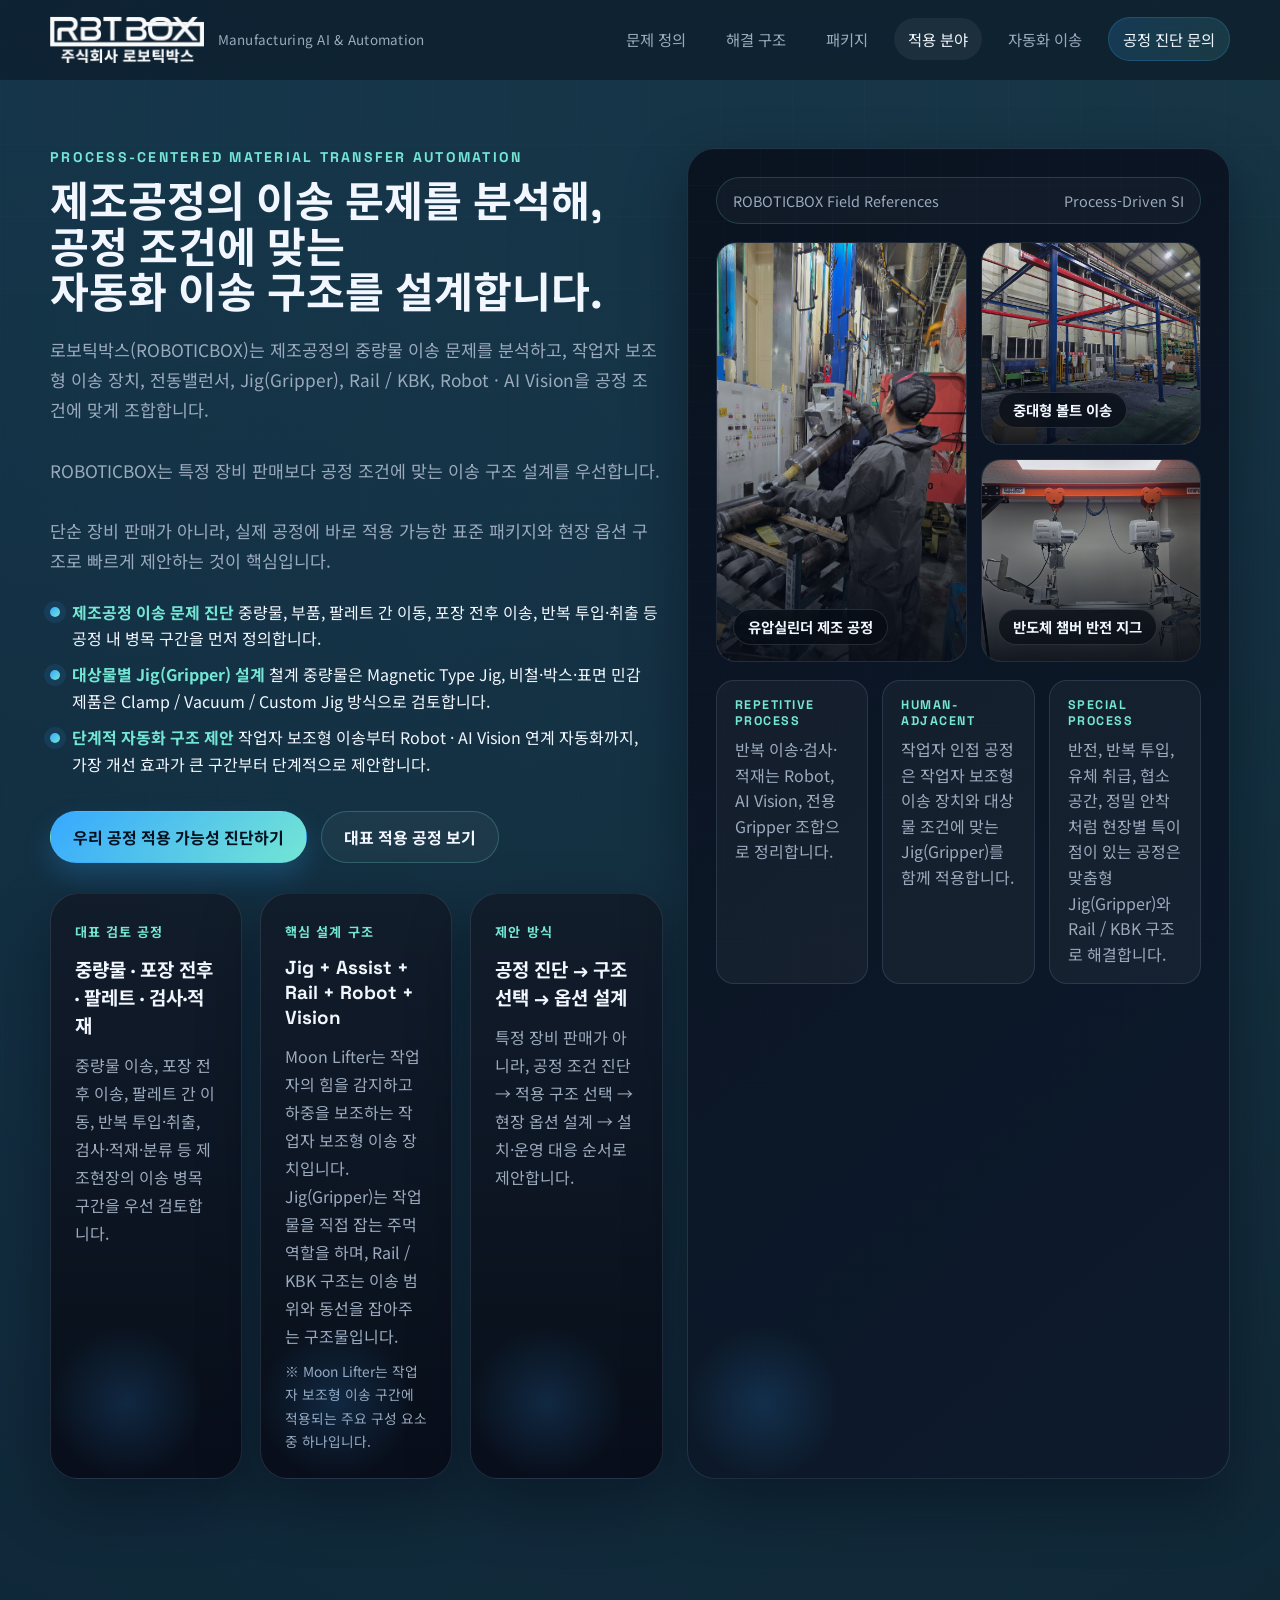
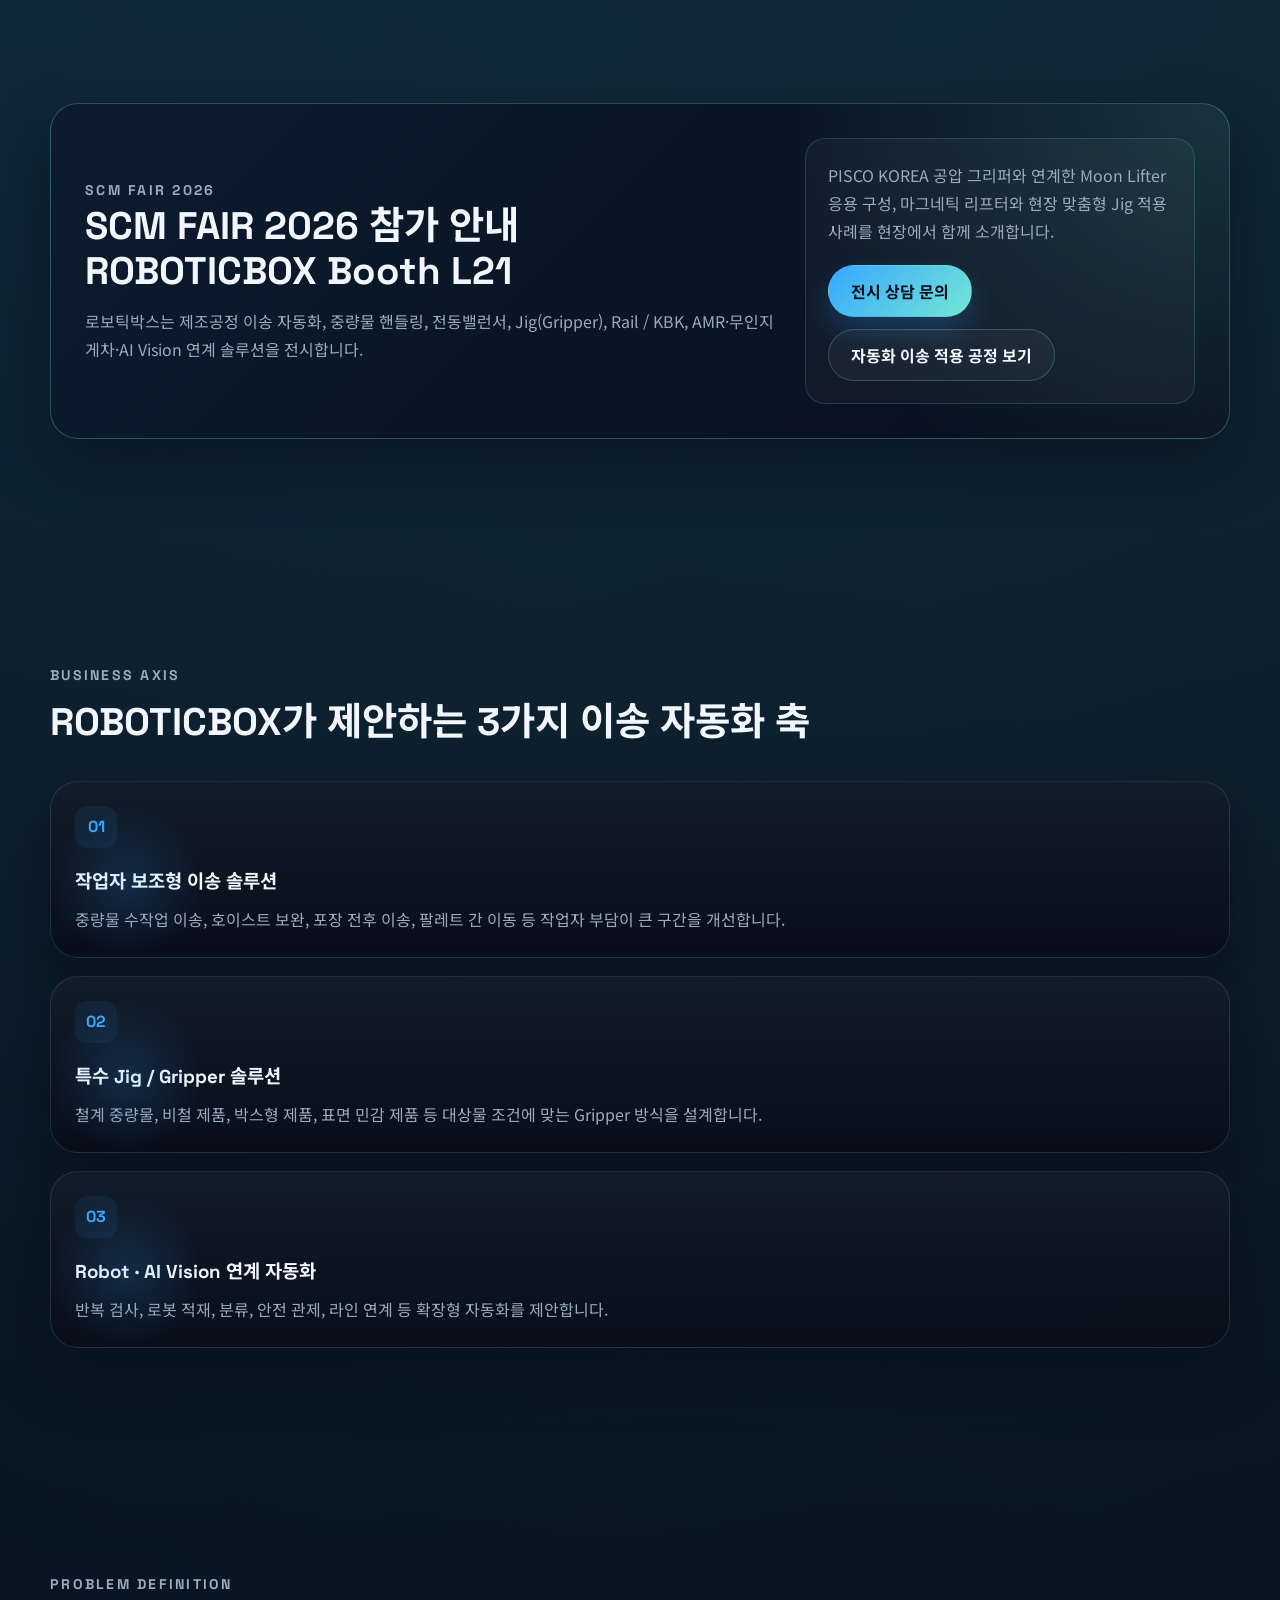
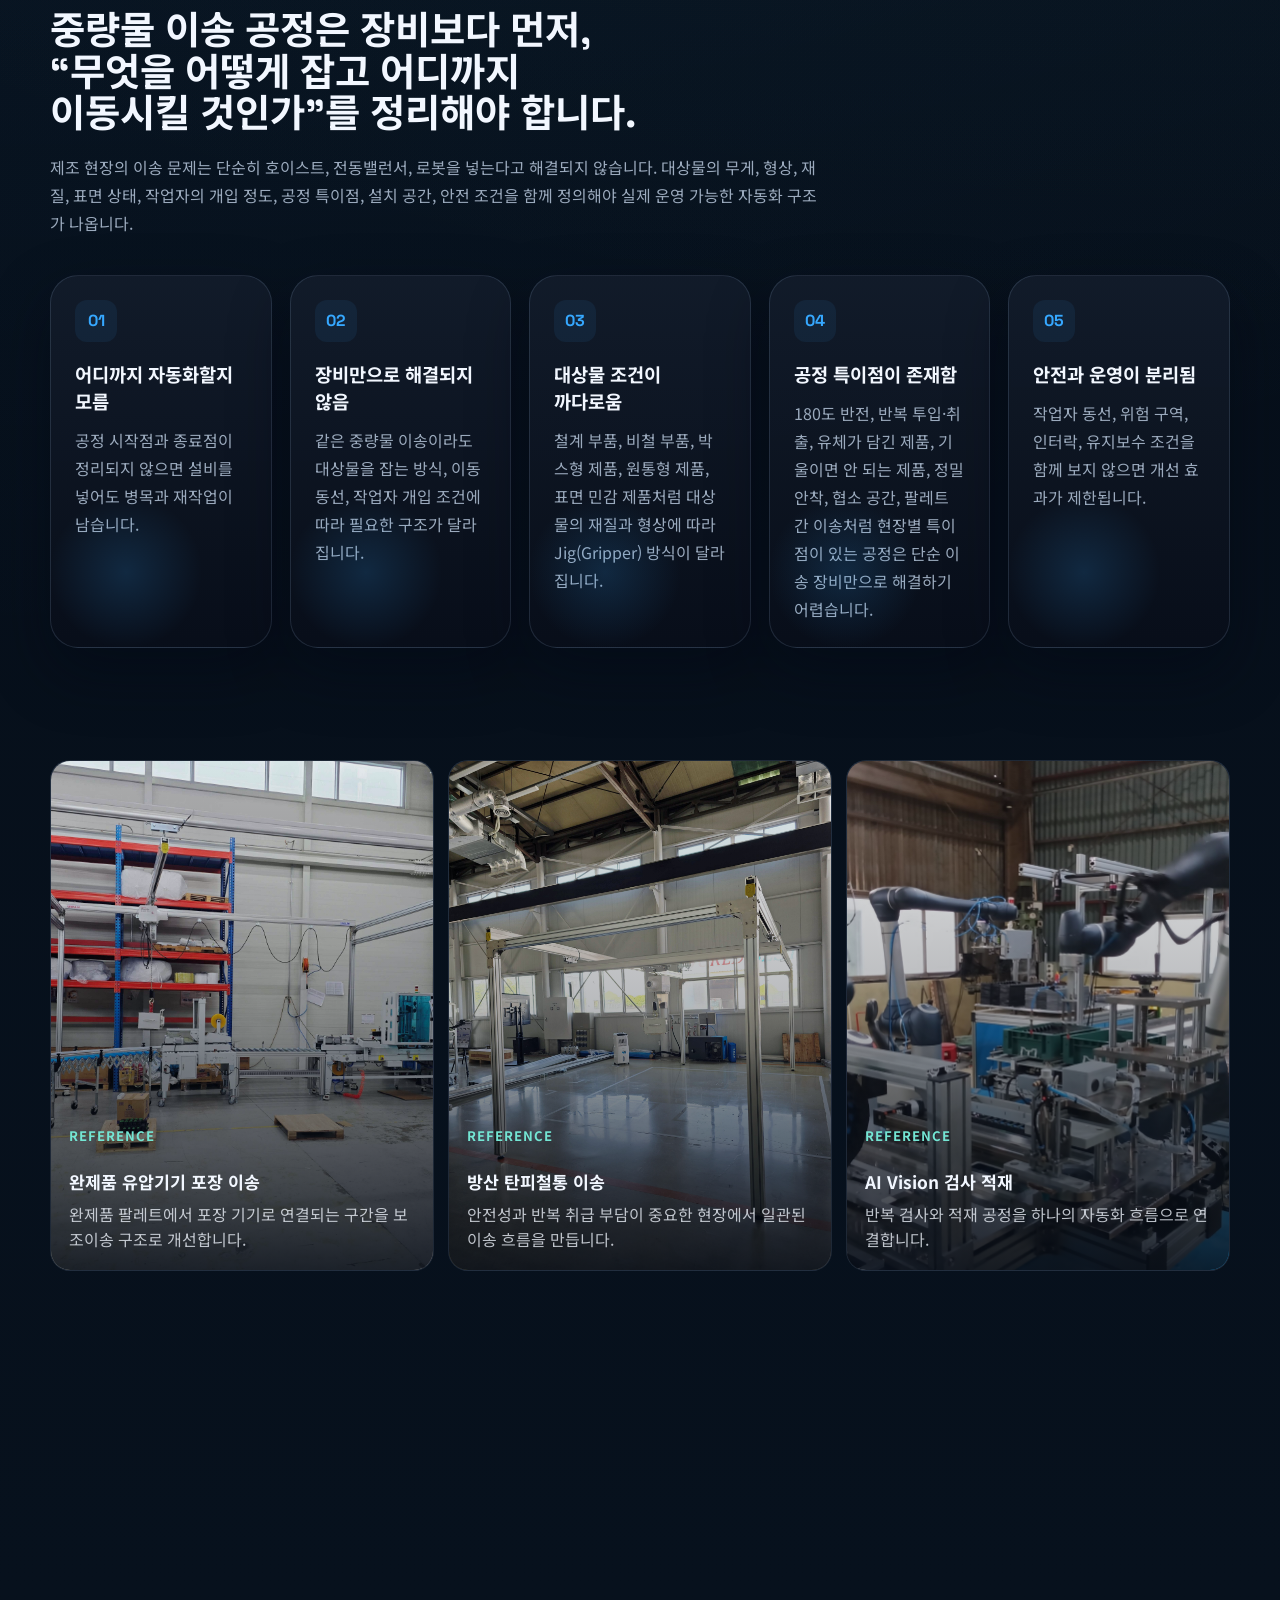
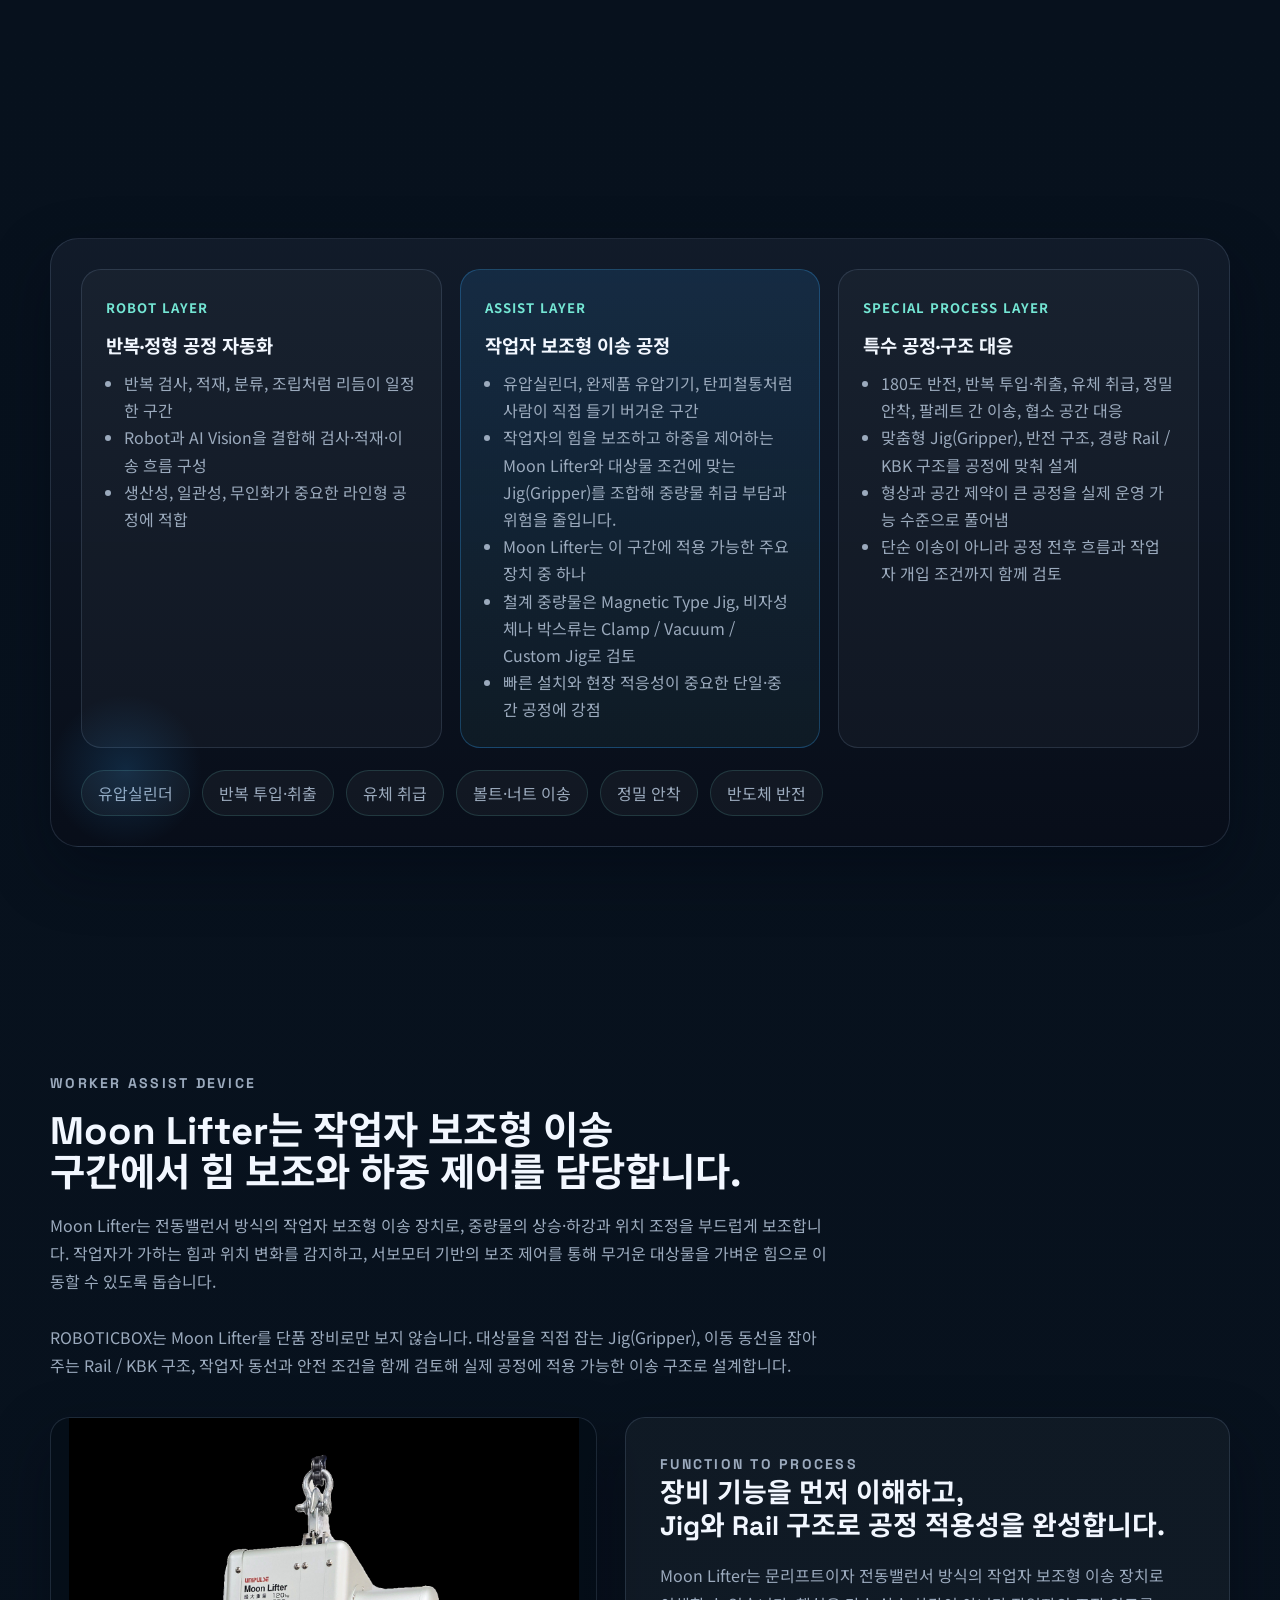
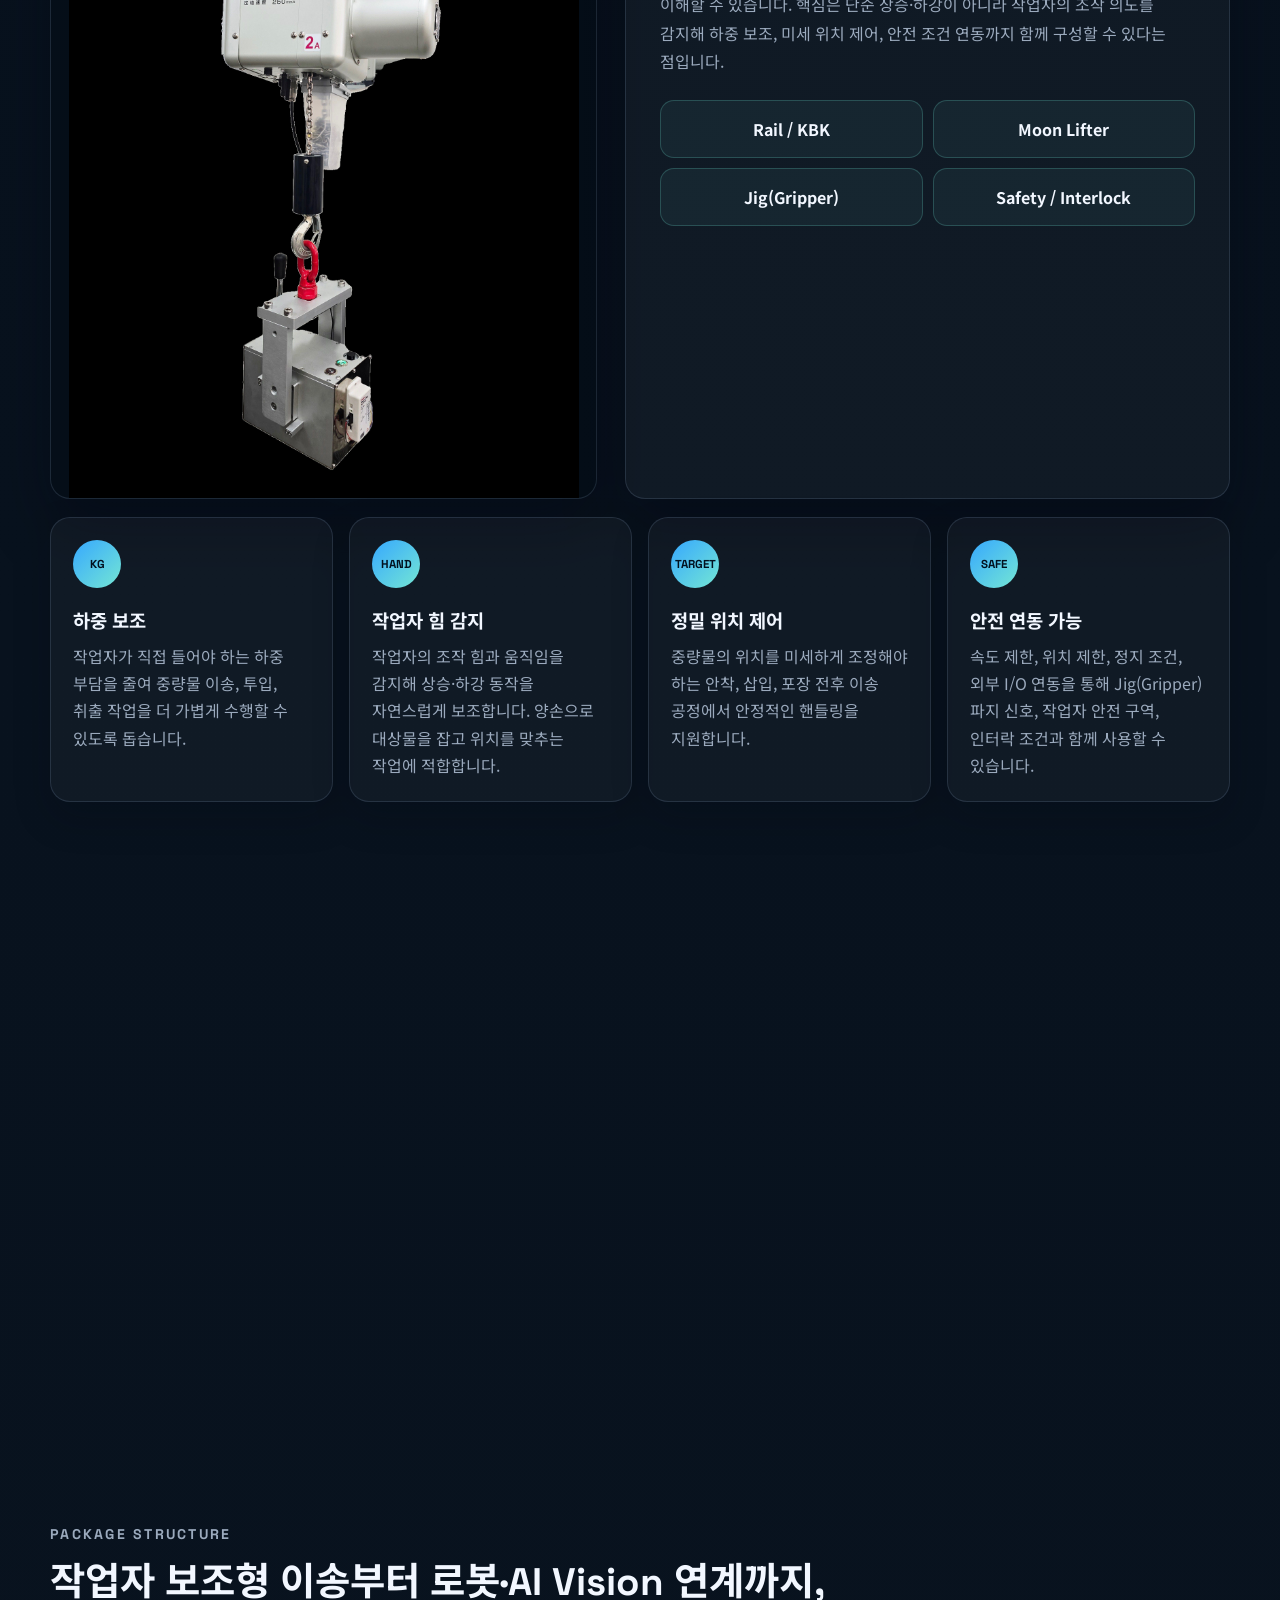
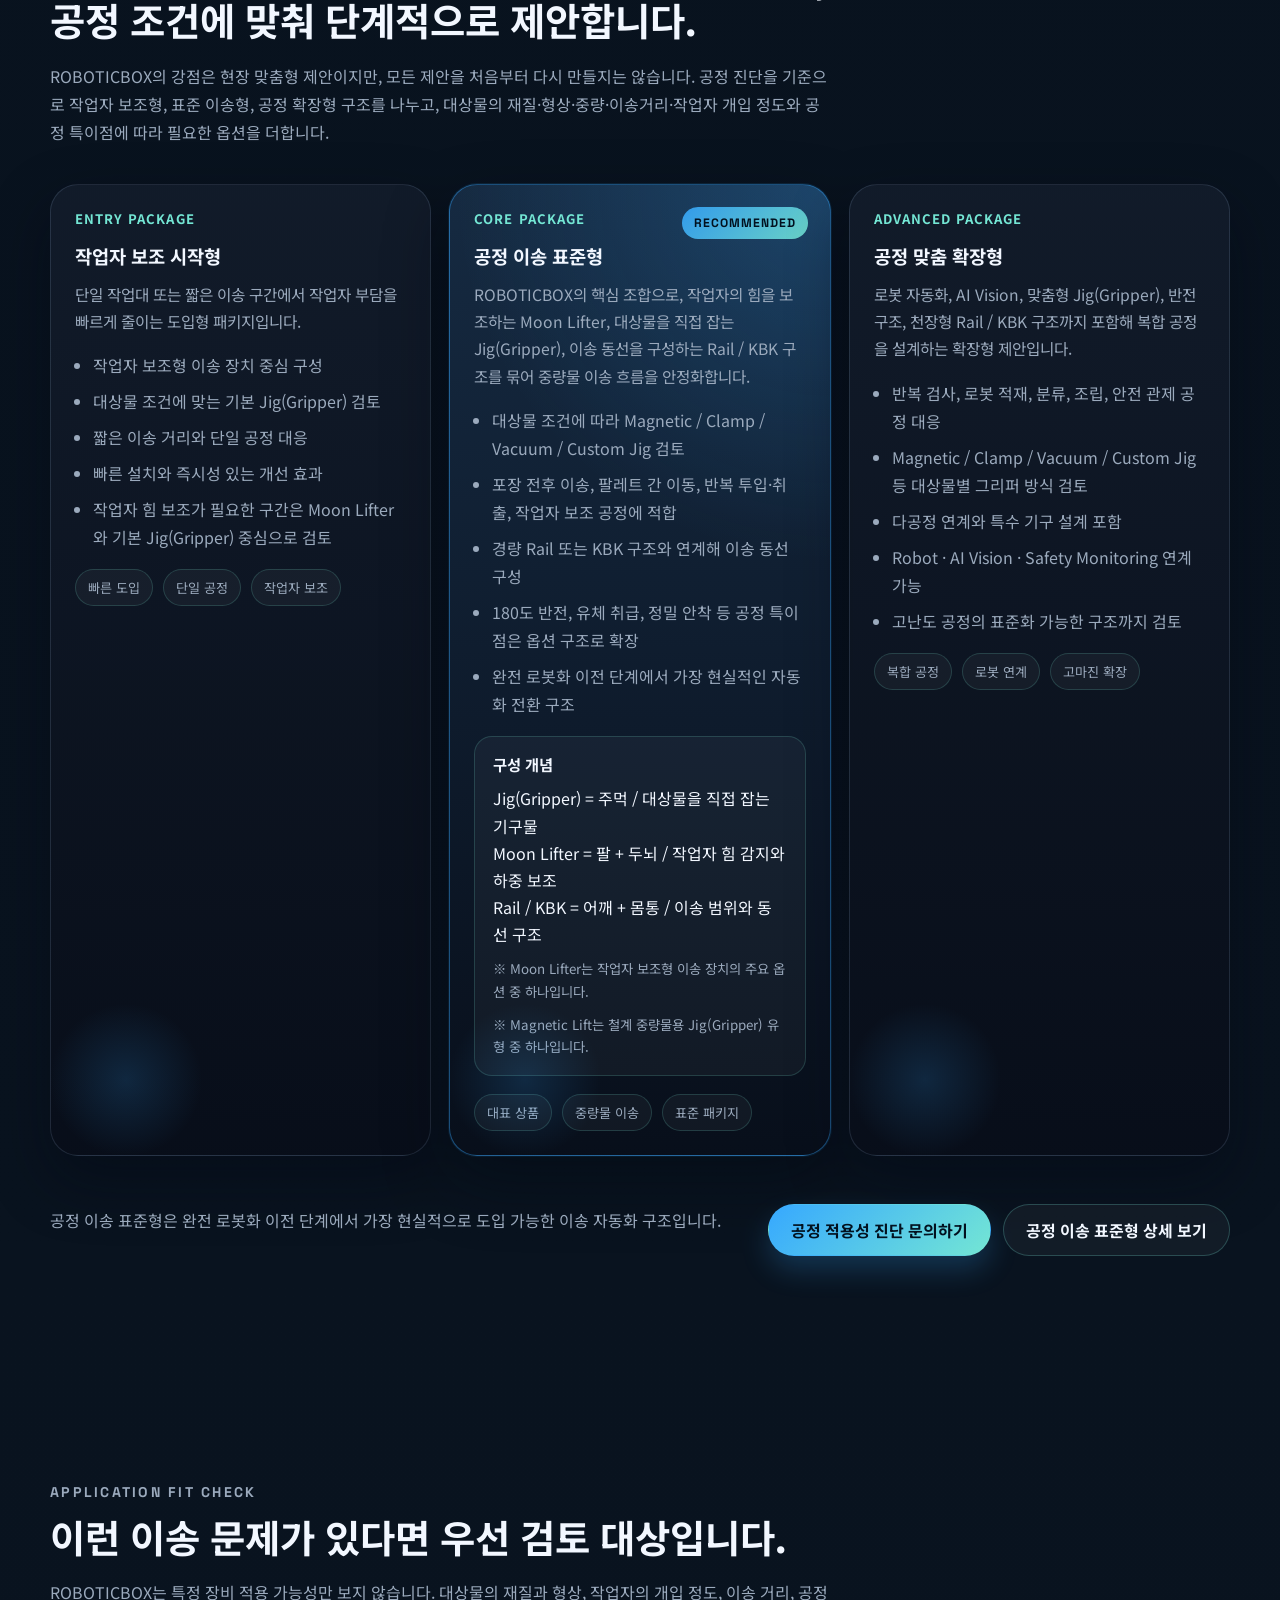
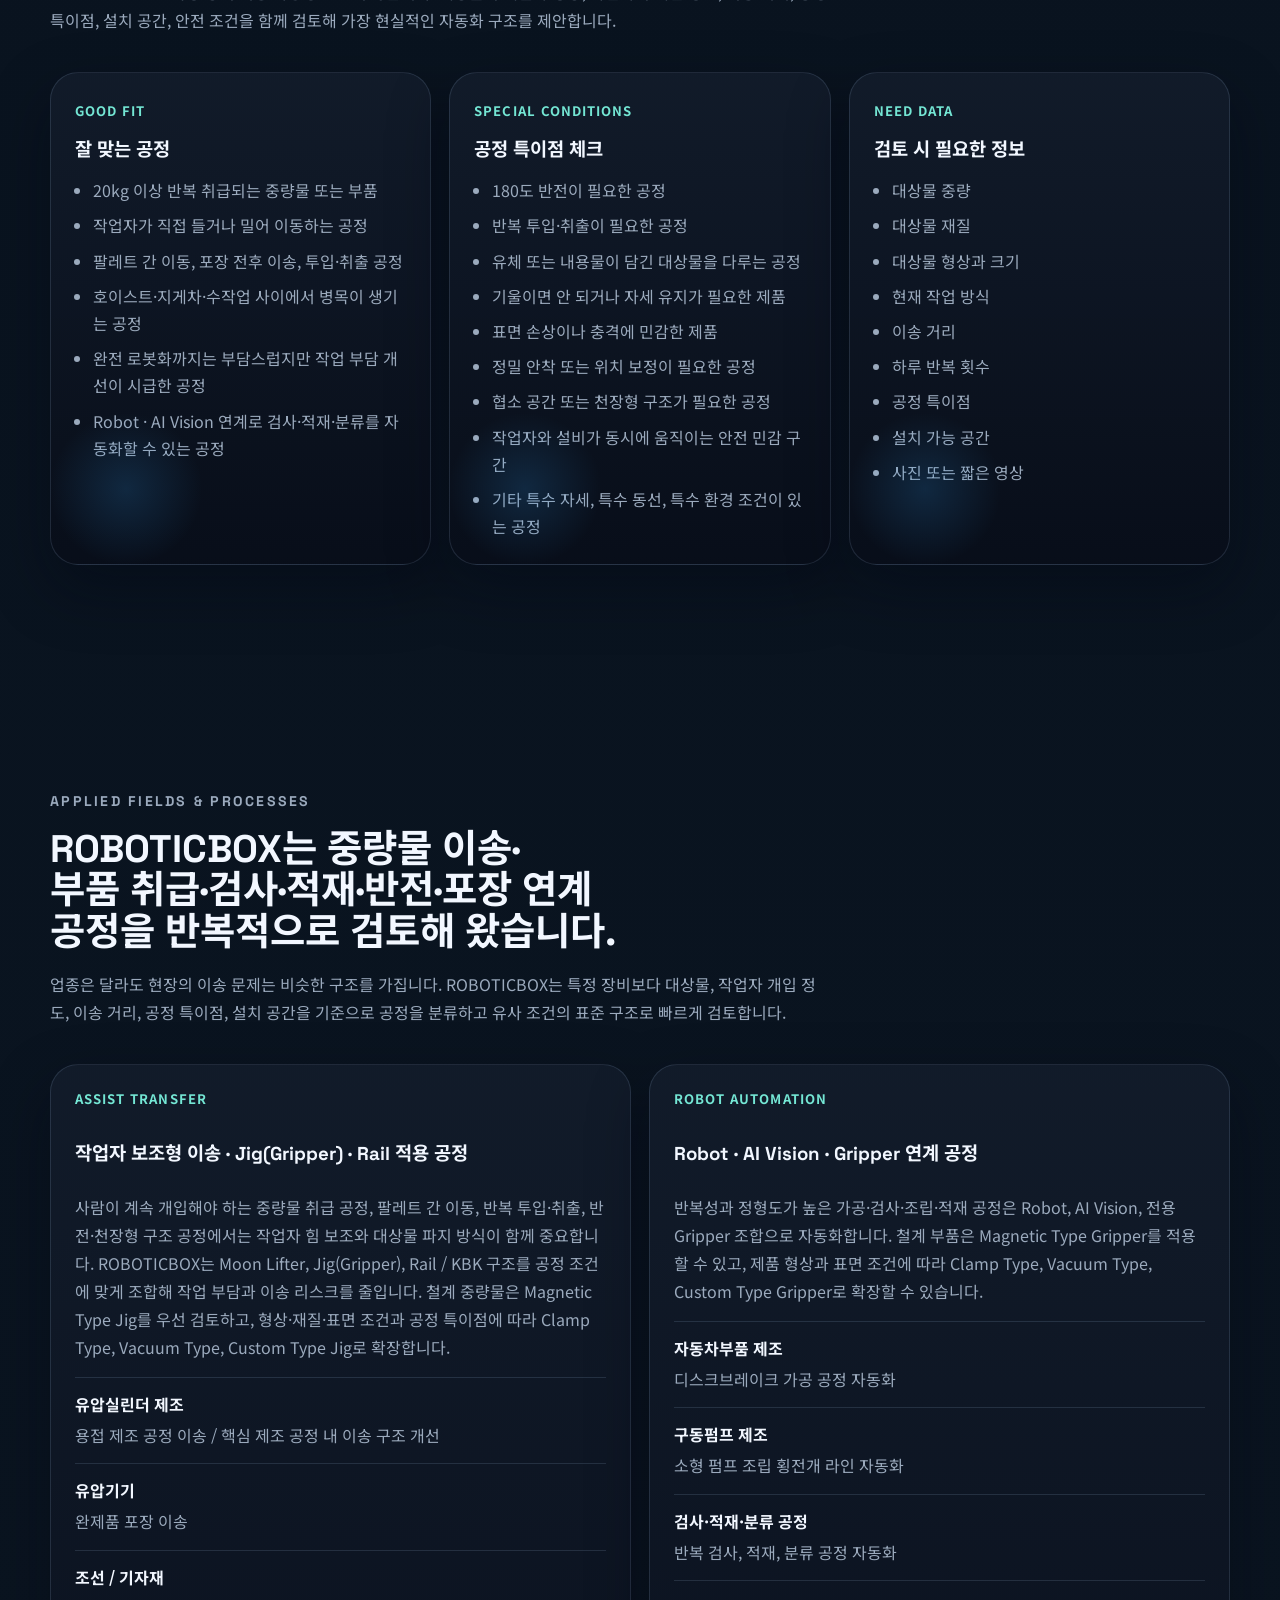
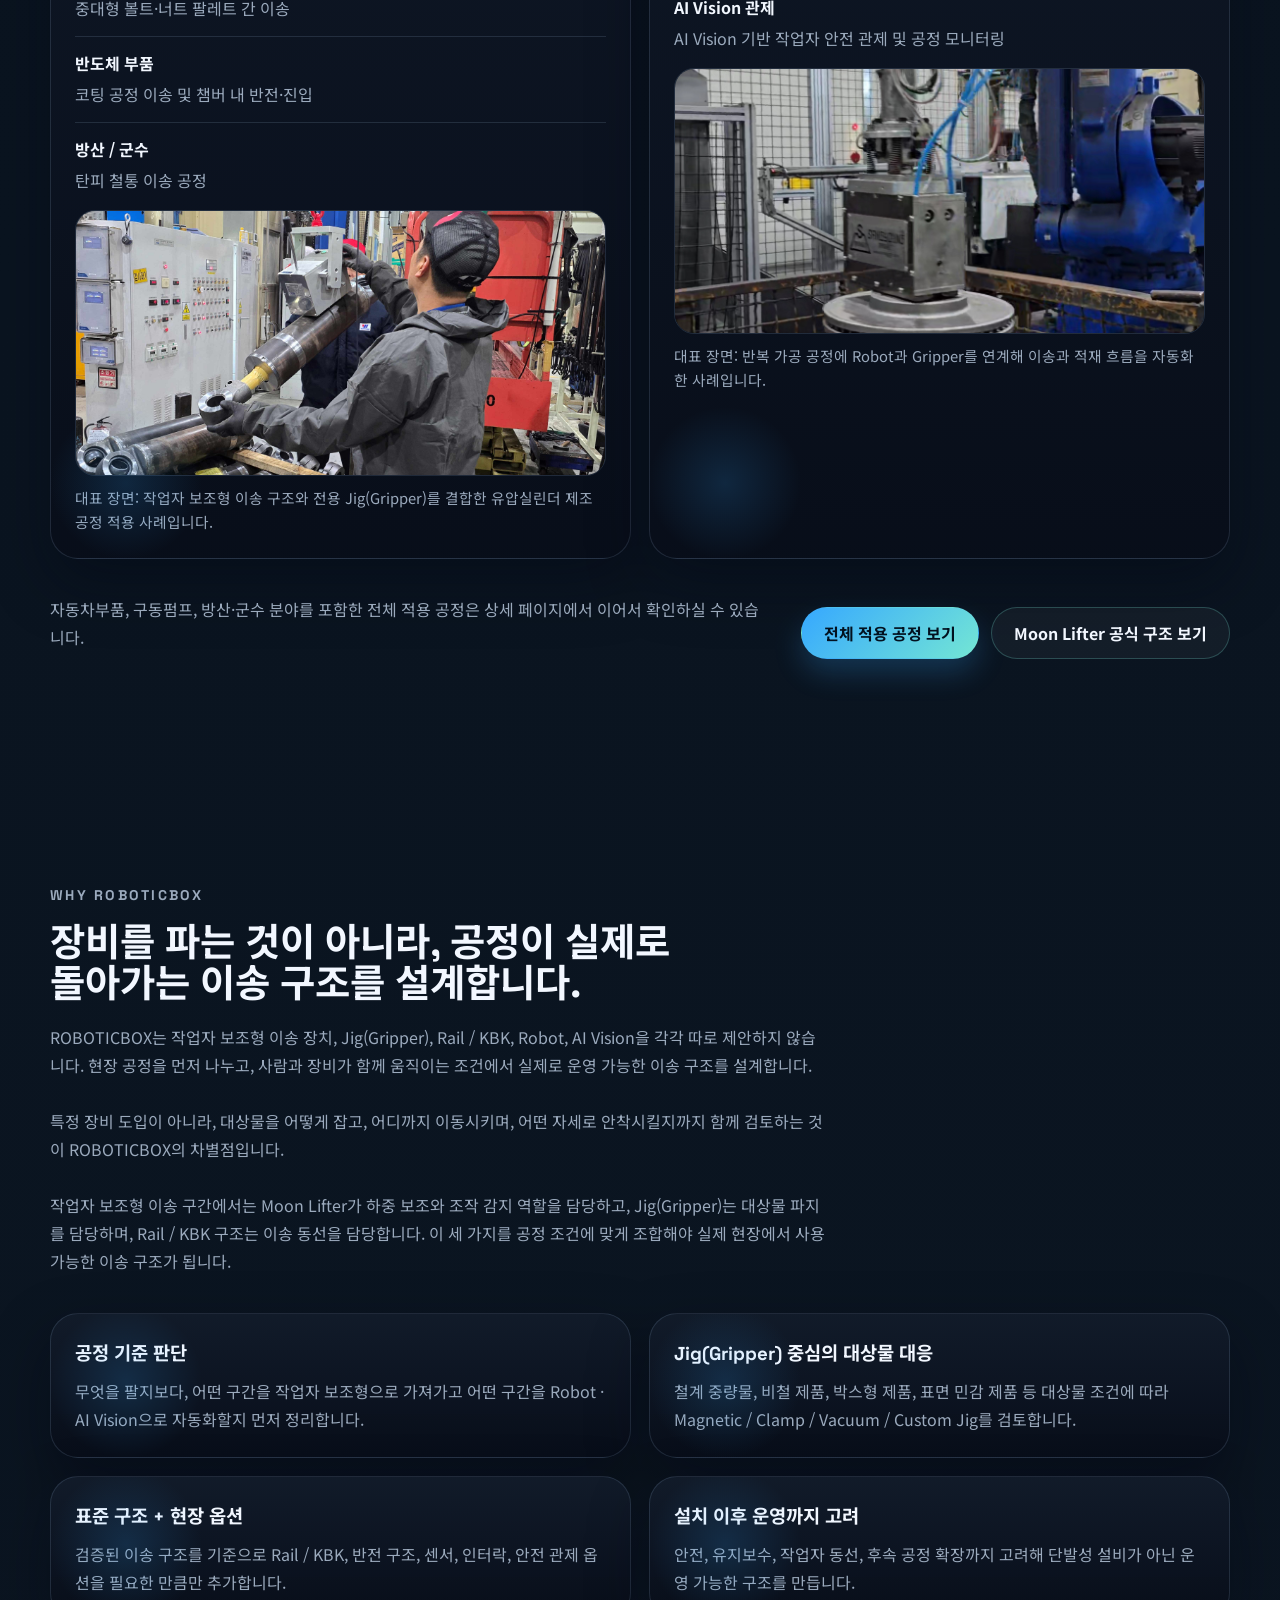
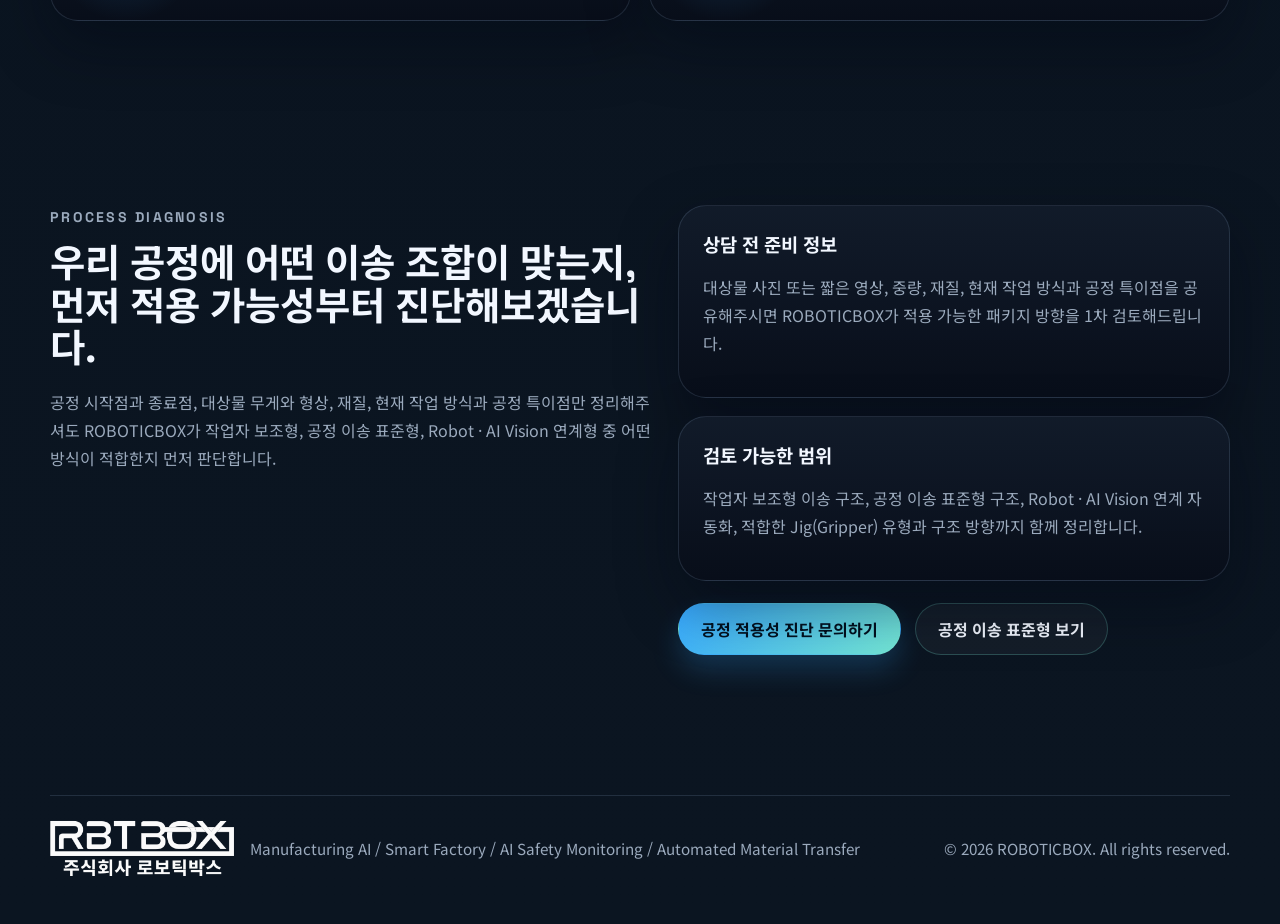
<file: index.html>
﻿<!DOCTYPE html>
<html lang="ko">
<head>
  <meta charset="UTF-8">
  <meta name="viewport" content="width=device-width, initial-scale=1.0">
  <title>로보틱박스 ROBOTICBOX | 제조공정 중량물 이송 자동화 솔루션</title>
  <meta
    name="description"
    content="로보틱박스는 제조공정 중량물 이송, 작업자 보조형 이송, 전동밸런서, Jig, Rail, Robot Vision 구조를 제안합니다."
  >
  <meta name="keywords" content="로보틱박스, ROBOTICBOX, 제조공정 이송 자동화, 중량물 이송 자동화, 작업자 보조형 이송, 전동밸런서, Jig, Gripper, 마그네틱 그리퍼, Magnetic Type Jig, 문리프트, Moon Lifter, Rail KBK, 팔레트 간 이송, 포장 전후 이송, 반복 투입 취출, AI Vision 검사, 로봇 적재 자동화">
  <meta name="robots" content="index,follow,max-image-preview:large">
  <link rel="canonical" href="https://roboticbox-transfer.netlify.app/">
  <link rel="icon" href="assets/logos/roboticbox-logo.png" type="image/png">
  <link rel="apple-touch-icon" href="assets/logos/roboticbox-logo.png">
  <link rel="manifest" href="site.webmanifest">
  <meta property="og:locale" content="ko_KR">
  <meta property="og:type" content="website">
  <meta property="og:site_name" content="ROBOTICBOX">
  <meta property="og:title" content="로보틱박스 ROBOTICBOX | 제조공정 이송 자동화 솔루션">
  <meta property="og:description" content="중량물 이송, 작업자 보조형 이송, 전동밸런서, Jig, Rail, Robot Vision 구조를 제안합니다.">
  <meta property="og:url" content="https://roboticbox-transfer.netlify.app/">
  <meta property="og:image" content="https://roboticbox-transfer.netlify.app/assets/images/featured/wooyoung-hydraulic-5.jpg">
  <meta name="twitter:card" content="summary_large_image">
  <meta name="twitter:title" content="로보틱박스 ROBOTICBOX | 제조공정 이송 자동화 솔루션">
  <meta name="twitter:description" content="중량물 이송, 작업자 보조형 이송, 전동밸런서, Jig, Rail, Robot Vision 구조를 제안합니다.">
  <meta name="twitter:image" content="https://roboticbox-transfer.netlify.app/assets/images/featured/wooyoung-hydraulic-5.jpg">
  <script type="application/ld+json">
    {
      "@context": "https://schema.org",
      "@graph": [
        {
          "@type": "Organization",
          "@id": "https://roboticbox-transfer.netlify.app/#organization",
          "name": "ROBOTICBOX",
          "url": "https://roboticbox-transfer.netlify.app/",
          "logo": "https://roboticbox-transfer.netlify.app/assets/logos/roboticbox-logo.png",
          "description": "제조공정 중량물·부품 이송 자동화, 제조 AI, 스마트팩토리, AI 안전관제 솔루션 기업",
          "address": {
            "@type": "PostalAddress",
            "streetAddress": "경남 창원시 성산구 불모산로24번길 19 창원테크비즈센터 602호",
            "addressLocality": "창원시",
            "addressRegion": "경상남도",
            "addressCountry": "KR"
          },
          "contactPoint": {
            "@type": "ContactPoint",
            "contactType": "sales",
            "telephone": "+82-10-7683-4931",
            "email": "yjpark@rbtbox.kr",
            "areaServed": "KR",
            "availableLanguage": ["ko", "en"]
          }
        },
        {
          "@type": "WebSite",
          "@id": "https://roboticbox-transfer.netlify.app/#website",
          "url": "https://roboticbox-transfer.netlify.app/",
          "name": "ROBOTICBOX",
          "inLanguage": "ko-KR",
          "publisher": {
            "@id": "https://roboticbox-transfer.netlify.app/#organization"
          }
        },
        {
          "@type": "WebPage",
          "@id": "https://roboticbox-transfer.netlify.app/#webpage",
          "url": "https://roboticbox-transfer.netlify.app/",
          "name": "제조공정 이송 자동화 솔루션 | ROBOTICBOX",
          "description": "제조공정의 이송 문제를 분석하고 공정 조건에 맞는 자동화 이송 구조를 설계·구축하는 ROBOTICBOX 소개 페이지",
          "isPartOf": {
            "@id": "https://roboticbox-transfer.netlify.app/#website"
          },
          "about": {
            "@id": "https://roboticbox-transfer.netlify.app/#organization"
          },
          "primaryImageOfPage": {
            "@type": "ImageObject",
            "url": "https://roboticbox-transfer.netlify.app/assets/images/featured/wooyoung-hydraulic-5.jpg"
          },
          "inLanguage": "ko-KR"
        }
      ]
    }
  </script>
  <script>document.documentElement.classList.add('js-enabled');</script>
  <link rel="preconnect" href="https://fonts.googleapis.com">
  <link rel="preconnect" href="https://fonts.gstatic.com" crossorigin>
  <link href="https://fonts.googleapis.com/css2?family=Noto+Sans+KR:wght@400;500;700;800&family=Space+Grotesk:wght@500;700&display=swap" rel="stylesheet">
  <link rel="stylesheet" href="styles.css">
  <script src="script.js" defer></script>
</head>
<body data-page="home">
  <header class="site-header" id="top">
    <div class="container header-inner">
      <a class="brand" href="index.html" aria-label="ROBOTICBOX 홈으로 이동">
        <img class="brand-logo" src="assets/logos/roboticbox-logo.png" alt="ROBOTICBOX 로고">
        <span class="brand-text">Manufacturing AI &amp; Automation</span>
      </a>
      <button class="nav-toggle" type="button" aria-expanded="false" aria-controls="site-nav">
        <span></span>
        <span></span>
        <span></span>
      </button>
      <nav class="site-nav" id="site-nav" aria-label="주요 메뉴">
        <a href="#problem">문제 정의</a>
        <a href="#framework">해결 구조</a>
        <a href="#packages">패키지</a>
        <a href="#applications">적용 분야</a>
        <a href="automation-logistics.html" data-page-link="automation">자동화 이송</a>
        <a href="contact.html" data-page-link="contact" class="nav-cta">공정 진단 문의</a>
      </nav>
    </div>
  </header>

  <main>
    <section class="hero section" id="hero">
      <div class="container hero-grid">
        <div class="hero-copy reveal">
          <p class="eyebrow">PROCESS-CENTERED MATERIAL TRANSFER AUTOMATION</p>
          <h1>제조공정의 이송 문제를 분석해,<br>공정 조건에 맞는<br>자동화 이송 구조를 설계합니다.</h1>
          <p class="hero-text">
            로보틱박스(ROBOTICBOX)는 제조공정의 중량물 이송 문제를 분석하고, 작업자 보조형 이송 장치, 전동밸런서, Jig(Gripper), Rail / KBK, Robot · AI Vision을 공정 조건에 맞게 조합합니다.
            <br><br>
            ROBOTICBOX는 특정 장비 판매보다 공정 조건에 맞는 이송 구조 설계를 우선합니다.
            <br><br>
            단순 장비 판매가 아니라, 실제 공정에 바로 적용 가능한 표준 패키지와 현장 옵션 구조로 빠르게 제안하는 것이 핵심입니다.
          </p>
          <ul class="hero-bullet-list">
            <li><span><strong>제조공정 이송 문제 진단</strong> 중량물, 부품, 팔레트 간 이동, 포장 전후 이송, 반복 투입·취출 등 공정 내 병목 구간을 먼저 정의합니다.</span></li>
            <li><span><strong>대상물별 Jig(Gripper) 설계</strong> 철계 중량물은 Magnetic Type Jig, 비철·박스·표면 민감 제품은 Clamp / Vacuum / Custom Jig 방식으로 검토합니다.</span></li>
            <li><span><strong>단계적 자동화 구조 제안</strong> 작업자 보조형 이송부터 Robot · AI Vision 연계 자동화까지, 가장 개선 효과가 큰 구간부터 단계적으로 제안합니다.</span></li>
          </ul>
          <div class="hero-actions">
            <a class="button primary" href="contact.html">우리 공정 적용 가능성 진단하기</a>
            <a class="button secondary" href="#applications">대표 적용 공정 보기</a>
          </div>
          <div class="hero-metrics">
            <article class="metric-card">
              <span class="metric-label">대표 검토 공정</span>
              <strong class="metric-value">중량물 · 포장 전후 · 팔레트 · 검사·적재</strong>
              <p>중량물 이송, 포장 전후 이송, 팔레트 간 이동, 반복 투입·취출, 검사·적재·분류 등 제조현장의 이송 병목 구간을 우선 검토합니다.</p>
            </article>
            <article class="metric-card">
              <span class="metric-label">핵심 설계 구조</span>
              <strong class="metric-value">Jig + Assist + Rail + Robot + Vision</strong>
              <p>Moon Lifter는 작업자의 힘을 감지하고 하중을 보조하는 작업자 보조형 이송 장치입니다. Jig(Gripper)는 작업물을 직접 잡는 주먹 역할을 하며, Rail / KBK 구조는 이송 범위와 동선을 잡아주는 구조물입니다.<br><small class="inline-note">※ Moon Lifter는 작업자 보조형 이송 구간에 적용되는 주요 구성 요소 중 하나입니다.</small></p>
            </article>
            <article class="metric-card">
              <span class="metric-label">제안 방식</span>
              <strong class="metric-value">공정 진단 → 구조 선택 → 옵션 설계</strong>
              <p>특정 장비 판매가 아니라, 공정 조건 진단 → 적용 구조 선택 → 현장 옵션 설계 → 설치·운영 대응 순서로 제안합니다.</p>
            </article>
          </div>
        </div>

        <div class="hero-visual reveal">
          <div class="visual-panel image-panel">
            <div class="visual-topline">
              <span>ROBOTICBOX Field References</span>
              <span>Process-Driven SI</span>
            </div>
            <div class="visual-mosaic hero-mosaic">
              <article class="visual-photo-card visual-photo-card-wide">
                <img src="assets/images/featured/wooyoung-hydraulic-5.jpg" alt="유압실린더 제조 공정 적용 현장 사진">
                <div class="photo-chip">유압실린더 제조 공정</div>
              </article>
              <article class="visual-photo-card">
                <img src="assets/images/featured/reference-bolt-processing.jpg" alt="중대형 볼트 이송 현장 사진">
                <div class="photo-chip">중대형 볼트 이송</div>
              </article>
              <article class="visual-photo-card">
                <img src="assets/images/featured/reference-semiconductor-jig.jpg" alt="반도체 챔버 반전 지그 적용 사진">
                <div class="photo-chip">반도체 챔버 반전 지그</div>
              </article>
            </div>
            <div class="insight-grid">
              <article class="insight-card">
                <span>Repetitive Process</span>
                <p>반복 이송·검사·적재는 Robot, AI Vision, 전용 Gripper 조합으로 정리합니다.</p>
              </article>
              <article class="insight-card">
                <span>Human-Adjacent</span>
                <p>작업자 인접 공정은 작업자 보조형 이송 장치와 대상물 조건에 맞는 Jig(Gripper)를 함께 적용합니다.</p>
              </article>
              <article class="insight-card">
                <span>Special Process</span>
                <p>반전, 반복 투입, 유체 취급, 협소 공간, 정밀 안착처럼 현장별 특이점이 있는 공정은 맞춤형 Jig(Gripper)와 Rail / KBK 구조로 해결합니다.</p>
              </article>
            </div>
          </div>
        </div>
      </div>
    </section>

    <section class="section exhibition-section" id="scmfair">
      <div class="container">
        <div class="exhibition-banner reveal">
          <div>
            <p class="eyebrow">SCM FAIR 2026</p>
            <h2>SCM FAIR 2026 참가 안내<br>ROBOTICBOX Booth L21</h2>
            <p>로보틱박스는 제조공정 이송 자동화, 중량물 핸들링, 전동밸런서, Jig(Gripper), Rail / KBK, AMR·무인지게차·AI Vision 연계 솔루션을 전시합니다.</p>
          </div>
          <div class="exhibition-banner-side">
            <p>PISCO KOREA 공압 그리퍼와 연계한 Moon Lifter 응용 구성, 마그네틱 리프터와 현장 맞춤형 Jig 적용 사례를 현장에서 함께 소개합니다.</p>
            <div class="resource-actions">
              <a class="button primary" href="contact.html">전시 상담 문의</a>
              <a class="button secondary" href="automation-logistics.html#scmfair">자동화 이송 적용 공정 보기</a>
            </div>
          </div>
        </div>
      </div>
    </section>

    <section class="section" id="business-axis">
      <div class="container">
        <div class="section-heading reveal">
          <p class="eyebrow">Business Axis</p>
          <h2>ROBOTICBOX가 제안하는 3가지 이송 자동화 축</h2>
        </div>
        <div class="card-grid">
          <article class="feature-card reveal">
            <span class="card-index">01</span>
            <h3>작업자 보조형 이송 솔루션</h3>
            <p>중량물 수작업 이송, 호이스트 보완, 포장 전후 이송, 팔레트 간 이동 등 작업자 부담이 큰 구간을 개선합니다.</p>
          </article>
          <article class="feature-card reveal">
            <span class="card-index">02</span>
            <h3>특수 Jig / Gripper 솔루션</h3>
            <p>철계 중량물, 비철 제품, 박스형 제품, 표면 민감 제품 등 대상물 조건에 맞는 Gripper 방식을 설계합니다.</p>
          </article>
          <article class="feature-card reveal">
            <span class="card-index">03</span>
            <h3>Robot · AI Vision 연계 자동화</h3>
            <p>반복 검사, 로봇 적재, 분류, 안전 관제, 라인 연계 등 확장형 자동화를 제안합니다.</p>
          </article>
        </div>
      </div>
    </section>

    <section class="section" id="problem">
      <div class="container">
        <div class="section-heading reveal">
          <p class="eyebrow">Problem Definition</p>
          <h2>중량물 이송 공정은 장비보다 먼저, “무엇을 어떻게 잡고 어디까지 이동시킬 것인가”를 정리해야 합니다.</h2>
          <p>
            제조 현장의 이송 문제는 단순히 호이스트, 전동밸런서, 로봇을 넣는다고 해결되지 않습니다.
            대상물의 무게, 형상, 재질, 표면 상태, 작업자의 개입 정도, 공정 특이점, 설치 공간, 안전 조건을 함께 정의해야 실제 운영 가능한 자동화 구조가 나옵니다.
          </p>
        </div>
        <div class="card-grid problem-grid">
          <article class="feature-card reveal">
            <span class="card-index">01</span>
            <h3>어디까지 자동화할지 모름</h3>
            <p>공정 시작점과 종료점이 정리되지 않으면 설비를 넣어도 병목과 재작업이 남습니다.</p>
          </article>
          <article class="feature-card reveal">
            <span class="card-index">02</span>
            <h3>장비만으로 해결되지 않음</h3>
            <p>같은 중량물 이송이라도 대상물을 잡는 방식, 이동 동선, 작업자 개입 조건에 따라 필요한 구조가 달라집니다.</p>
          </article>
          <article class="feature-card reveal">
            <span class="card-index">03</span>
            <h3>대상물 조건이 까다로움</h3>
            <p>철계 부품, 비철 부품, 박스형 제품, 원통형 제품, 표면 민감 제품처럼 대상물의 재질과 형상에 따라 Jig(Gripper) 방식이 달라집니다.</p>
          </article>
          <article class="feature-card reveal">
            <span class="card-index">04</span>
            <h3>공정 특이점이 존재함</h3>
            <p>180도 반전, 반복 투입·취출, 유체가 담긴 제품, 기울이면 안 되는 제품, 정밀 안착, 협소 공간, 팔레트 간 이송처럼 현장별 특이점이 있는 공정은 단순 이송 장비만으로 해결하기 어렵습니다.</p>
          </article>
          <article class="feature-card reveal">
            <span class="card-index">05</span>
            <h3>안전과 운영이 분리됨</h3>
            <p>작업자 동선, 위험 구역, 인터락, 유지보수 조건을 함께 보지 않으면 개선 효과가 제한됩니다.</p>
          </article>
        </div>
      </div>
    </section>

    <section class="section visual-break-section">
      <div class="container">
        <div class="image-ribbon reveal" aria-label="대표 납품 공정 미리보기">
          <article class="image-ribbon-card">
            <img src="assets/images/featured/reference-hydraulic-transfer.jpg" alt="유압기기 이송 공정 사진">
            <div class="image-ribbon-copy">
              <span class="card-tag">Reference</span>
              <h3>완제품 유압기기 포장 이송</h3>
              <p>완제품 팔레트에서 포장 기기로 연결되는 구간을 보조이송 구조로 개선합니다.</p>
            </div>
          </article>
          <article class="image-ribbon-card">
            <img src="assets/images/featured/reference-shell-case-transfer.jpg" alt="방산 탄피철통 이송 공정 사진">
            <div class="image-ribbon-copy">
              <span class="card-tag">Reference</span>
              <h3>방산 탄피철통 이송</h3>
              <p>안전성과 반복 취급 부담이 중요한 현장에서 일관된 이송 흐름을 만듭니다.</p>
            </div>
          </article>
          <article class="image-ribbon-card">
            <img src="assets/images/featured/reference-auto-part-vision.jpg" alt="자동차 부품 AI Vision 검사 적재 사진">
            <div class="image-ribbon-copy">
              <span class="card-tag">Reference</span>
              <h3>AI Vision 검사 적재</h3>
              <p>반복 검사와 적재 공정을 하나의 자동화 흐름으로 연결합니다.</p>
            </div>
          </article>
        </div>
      </div>
    </section>

    <section class="section" id="framework">
      <div class="container">
        <div class="section-heading reveal">
          <p class="eyebrow">Decision Framework</p>
          <h2>ROBOTICBOX는 먼저 공정 유형과 특이점을 나누고, 그에 맞는 이송 구조와 Jig(Gripper)를 조합합니다.</h2>
          <p>
            모든 제조공정을 같은 장비로 해결하지 않습니다.
            반복성과 정형도가 높은 공정은 Robot · AI Vision으로, 작업자가 가까이 개입하는 공정은 작업자 보조형 이송 장치와 Jig(Gripper)로, 특수 형상과 공간 제약이 큰 공정은 맞춤형 Jig와 Rail / KBK 구조로 나누어 접근합니다.
            <br><br>
            Moon Lifter는 작업자 보조형 이송 구간에 적용 가능한 주요 구성 요소 중 하나입니다.
            Magnetic Lift는 철계 중량물 공정에 적용되는 Jig(Gripper) 유형 중 하나이며, 대상물 조건에 따라 Clamp Type, Vacuum Type, Custom Type Jig로 확장할 수 있습니다.
          </p>
        </div>

        <div class="architecture-shell reveal">
          <div class="architecture-columns">
            <article class="architecture-stage">
              <span class="stage-tag">Robot Layer</span>
              <h3>반복·정형 공정 자동화</h3>
              <ul>
                <li>반복 검사, 적재, 분류, 조립처럼 리듬이 일정한 구간</li>
                <li>Robot과 AI Vision을 결합해 검사·적재·이송 흐름 구성</li>
                <li>생산성, 일관성, 무인화가 중요한 라인형 공정에 적합</li>
              </ul>
            </article>
            <article class="architecture-stage emphasis">
              <span class="stage-tag">Assist Layer</span>
              <h3>작업자 보조형 이송 공정</h3>
              <ul>
                <li>유압실린더, 완제품 유압기기, 탄피철통처럼 사람이 직접 들기 버거운 구간</li>
                <li>작업자의 힘을 보조하고 하중을 제어하는 Moon Lifter와 대상물 조건에 맞는 Jig(Gripper)를 조합해 중량물 취급 부담과 위험을 줄입니다.</li>
                <li>Moon Lifter는 이 구간에 적용 가능한 주요 장치 중 하나</li>
                <li>철계 중량물은 Magnetic Type Jig, 비자성체나 박스류는 Clamp / Vacuum / Custom Jig로 검토</li>
                <li>빠른 설치와 현장 적응성이 중요한 단일·중간 공정에 강점</li>
              </ul>
            </article>
            <article class="architecture-stage">
              <span class="stage-tag">Special Process Layer</span>
              <h3>특수 공정·구조 대응</h3>
              <ul>
                <li>180도 반전, 반복 투입·취출, 유체 취급, 정밀 안착, 팔레트 간 이송, 협소 공간 대응</li>
                <li>맞춤형 Jig(Gripper), 반전 구조, 경량 Rail / KBK 구조를 공정에 맞춰 설계</li>
                <li>형상과 공간 제약이 큰 공정을 실제 운영 가능 수준으로 풀어냄</li>
                <li>단순 이송이 아니라 공정 전후 흐름과 작업자 개입 조건까지 함께 검토</li>
              </ul>
            </article>
          </div>
          <div class="architecture-strip">
            <span>유압실린더</span>
            <span>반복 투입·취출</span>
            <span>유체 취급</span>
            <span>볼트·너트 이송</span>
            <span>정밀 안착</span>
            <span>반도체 반전</span>
          </div>
        </div>
      </div>
    </section>

    <section class="section tool-focus-section" id="worker-assist-device">
      <div class="container">
        <div class="section-heading reveal">
          <p class="eyebrow">Worker Assist Device</p>
          <h2>Moon Lifter는 작업자 보조형 이송 구간에서 힘 보조와 하중 제어를 담당합니다.</h2>
          <p>
            Moon Lifter는 전동밸런서 방식의 작업자 보조형 이송 장치로, 중량물의 상승·하강과 위치 조정을 부드럽게 보조합니다.
            작업자가 가하는 힘과 위치 변화를 감지하고, 서보모터 기반의 보조 제어를 통해 무거운 대상물을 가벼운 힘으로 이동할 수 있도록 돕습니다.
            <br><br>
            ROBOTICBOX는 Moon Lifter를 단품 장비로만 보지 않습니다.
            대상물을 직접 잡는 Jig(Gripper), 이동 동선을 잡아주는 Rail / KBK 구조, 작업자 동선과 안전 조건을 함께 검토해 실제 공정에 적용 가능한 이송 구조로 설계합니다.
          </p>
        </div>

        <div class="tool-focus-grid tool-focus-grid-expanded">
          <div class="tool-focus-media reveal">
            <img src="assets/images/products/ml-120k-msg-it-180.jpg" alt="Moon Lifter와 Magnetic Type Jig를 조합한 작업자 보조형 이송 장치">
          </div>
          <div class="tool-focus-copy reveal">
            <p class="eyebrow">Function To Process</p>
            <h2>
              <span>장비 기능을 먼저 이해하고,</span>
              <span>Jig와 Rail 구조로 공정 적용성을 완성합니다.</span>
            </h2>
            <p>
              Moon Lifter는 문리프트이자 전동밸런서 방식의 작업자 보조형 이송 장치로 이해할 수 있습니다.
              핵심은 단순 상승·하강이 아니라 작업자의 조작 의도를 감지해 하중 보조, 미세 위치 제어, 안전 조건 연동까지 함께 구성할 수 있다는 점입니다.
            </p>
            <div class="tool-focus-diagram" aria-label="작업자 보조형 이송 구조 다이어그램">
              <span>Rail / KBK</span>
              <span>Moon Lifter</span>
              <span>Jig(Gripper)</span>
              <span>Safety / Interlock</span>
            </div>
          </div>
        </div>

        <div class="assist-feature-grid">
          <article class="assist-feature-card reveal">
            <span class="assist-icon">kg</span>
            <h3>하중 보조</h3>
            <p>작업자가 직접 들어야 하는 하중 부담을 줄여 중량물 이송, 투입, 취출 작업을 더 가볍게 수행할 수 있도록 돕습니다.</p>
          </article>
          <article class="assist-feature-card reveal">
            <span class="assist-icon">hand</span>
            <h3>작업자 힘 감지</h3>
            <p>작업자의 조작 힘과 움직임을 감지해 상승·하강 동작을 자연스럽게 보조합니다. 양손으로 대상물을 잡고 위치를 맞추는 작업에 적합합니다.</p>
          </article>
          <article class="assist-feature-card reveal">
            <span class="assist-icon">target</span>
            <h3>정밀 위치 제어</h3>
            <p>중량물의 위치를 미세하게 조정해야 하는 안착, 삽입, 포장 전후 이송 공정에서 안정적인 핸들링을 지원합니다.</p>
          </article>
          <article class="assist-feature-card reveal">
            <span class="assist-icon">safe</span>
            <h3>안전 연동 가능</h3>
            <p>속도 제한, 위치 제한, 정지 조건, 외부 I/O 연동을 통해 Jig(Gripper) 파지 신호, 작업자 안전 구역, 인터락 조건과 함께 사용할 수 있습니다.</p>
          </article>
        </div>

        <div class="assist-role-box reveal">
          <div>
            <p class="eyebrow">Role In Structure</p>
            <h3>Moon Lifter가 담당하는 역할</h3>
            <p>
              Moon Lifter는 작업자 보조형 이송 구간의 핵심 장치이지만, 단독으로 모든 공정을 해결하지는 않습니다.
              ROBOTICBOX는 대상물 조건과 공정 특이점에 맞춰 Jig(Gripper), Rail / KBK, 안전 인터락을 함께 설계합니다.
            </p>
          </div>
          <ul class="assist-role-list">
            <li><strong>Moon Lifter</strong><span>작업자의 팔 + 하중 제어 두뇌</span></li>
            <li><strong>Jig(Gripper)</strong><span>작업물을 직접 잡는 주먹</span></li>
            <li><strong>Rail / KBK</strong><span>이송 범위와 동선을 잡아주는 어깨와 몸통</span></li>
            <li><strong>Safety / Interlock</strong><span>작업자와 설비가 함께 움직이기 위한 안전 조건</span></li>
          </ul>
        </div>

        <div class="section-actions reveal">
          <div>
            <p class="case-note">※ 상세 제품 사양은 제조사 공식 정보를 참고하시고, 실제 공정 적용 구조는 ROBOTICBOX가 대상물과 현장 조건을 기준으로 검토합니다.</p>
          </div>
          <div class="resource-actions">
            <a class="button primary" href="contact.html">우리 공정에 적용 가능한지 문의하기</a>
            <a class="button secondary" href="#packages">Core Package 보기</a>
            <a class="text-link" href="https://www.robotec.tokyo/moonlifter/jig.php" target="_blank" rel="noopener noreferrer">Moon Lifter 공식 제품 정보 확인</a>
          </div>
        </div>
      </div>
    </section>

    <section class="section" id="packages">
      <div class="container">
        <div class="section-heading reveal">
          <p class="eyebrow">Package Structure</p>
          <h2>작업자 보조형 이송부터 로봇·AI Vision 연계까지, 공정 조건에 맞춰 단계적으로 제안합니다.</h2>
          <p>
            ROBOTICBOX의 강점은 현장 맞춤형 제안이지만, 모든 제안을 처음부터 다시 만들지는 않습니다.
            공정 진단을 기준으로 작업자 보조형, 표준 이송형, 공정 확장형 구조를 나누고, 대상물의 재질·형상·중량·이송거리·작업자 개입 정도와 공정 특이점에 따라 필요한 옵션을 더합니다.
          </p>
        </div>
        <div class="gallery-grid package-grid">
          <article class="feature-card reveal">
            <span class="card-tag">Entry Package</span>
            <h3>작업자 보조 시작형</h3>
            <p class="package-subtitle">단일 작업대 또는 짧은 이송 구간에서 작업자 부담을 빠르게 줄이는 도입형 패키지입니다.</p>
            <ul class="history-list">
              <li>작업자 보조형 이송 장치 중심 구성</li>
              <li>대상물 조건에 맞는 기본 Jig(Gripper) 검토</li>
              <li>짧은 이송 거리와 단일 공정 대응</li>
              <li>빠른 설치와 즉시성 있는 개선 효과</li>
              <li>작업자 힘 보조가 필요한 구간은 Moon Lifter와 기본 Jig(Gripper) 중심으로 검토</li>
            </ul>
            <div class="catalog-meta">
              <span>빠른 도입</span>
              <span>단일 공정</span>
              <span>작업자 보조</span>
            </div>
          </article>
          <article class="feature-card package-card-core reveal">
            <span class="package-badge">Recommended</span>
            <span class="card-tag">Core Package</span>
            <h3>공정 이송 표준형</h3>
            <p class="package-subtitle">ROBOTICBOX의 핵심 조합으로, 작업자의 힘을 보조하는 Moon Lifter, 대상물을 직접 잡는 Jig(Gripper), 이송 동선을 구성하는 Rail / KBK 구조를 묶어 중량물 이송 흐름을 안정화합니다.</p>
            <ul class="history-list">
              <li>대상물 조건에 따라 Magnetic / Clamp / Vacuum / Custom Jig 검토</li>
              <li>포장 전후 이송, 팔레트 간 이동, 반복 투입·취출, 작업자 보조 공정에 적합</li>
              <li>경량 Rail 또는 KBK 구조와 연계해 이송 동선 구성</li>
              <li>180도 반전, 유체 취급, 정밀 안착 등 공정 특이점은 옵션 구조로 확장</li>
              <li>완전 로봇화 이전 단계에서 가장 현실적인 자동화 전환 구조</li>
            </ul>
            <div class="package-concept-box">
              <strong>구성 개념</strong>
              <p>Jig(Gripper) = 주먹 / 대상물을 직접 잡는 기구물</p>
              <p>Moon Lifter = 팔 + 두뇌 / 작업자 힘 감지와 하중 보조</p>
              <p>Rail / KBK = 어깨 + 몸통 / 이송 범위와 동선 구조</p>
              <small>※ Moon Lifter는 작업자 보조형 이송 장치의 주요 옵션 중 하나입니다.</small>
              <small>※ Magnetic Lift는 철계 중량물용 Jig(Gripper) 유형 중 하나입니다.</small>
            </div>
            <div class="catalog-meta">
              <span>대표 상품</span>
              <span>중량물 이송</span>
              <span>표준 패키지</span>
            </div>
          </article>
          <article class="feature-card reveal">
            <span class="card-tag">Advanced Package</span>
            <h3>공정 맞춤 확장형</h3>
            <p class="package-subtitle">로봇 자동화, AI Vision, 맞춤형 Jig(Gripper), 반전 구조, 천장형 Rail / KBK 구조까지 포함해 복합 공정을 설계하는 확장형 제안입니다.</p>
            <ul class="history-list">
              <li>반복 검사, 로봇 적재, 분류, 조립, 안전 관제 공정 대응</li>
              <li>Magnetic / Clamp / Vacuum / Custom Jig 등 대상물별 그리퍼 방식 검토</li>
              <li>다공정 연계와 특수 기구 설계 포함</li>
              <li>Robot · AI Vision · Safety Monitoring 연계 가능</li>
              <li>고난도 공정의 표준화 가능한 구조까지 검토</li>
            </ul>
            <div class="catalog-meta">
              <span>복합 공정</span>
              <span>로봇 연계</span>
              <span>고마진 확장</span>
            </div>
          </article>
        </div>
        <div class="section-actions reveal">
          <p class="case-note">공정 이송 표준형은 완전 로봇화 이전 단계에서 가장 현실적으로 도입 가능한 이송 자동화 구조입니다.</p>
          <div class="resource-actions">
            <a class="button primary" href="contact.html">공정 적용성 진단 문의하기</a>
            <a class="button secondary" href="automation-logistics.html#packages">공정 이송 표준형 상세 보기</a>
          </div>
        </div>
      </div>
    </section>

    <section class="section" id="fit-check">
      <div class="container">
        <div class="section-heading reveal">
          <p class="eyebrow">Application Fit Check</p>
          <h2>이런 이송 문제가 있다면 우선 검토 대상입니다.</h2>
          <p>
            ROBOTICBOX는 특정 장비 적용 가능성만 보지 않습니다.
            대상물의 재질과 형상, 작업자의 개입 정도, 이송 거리, 공정 특이점, 설치 공간, 안전 조건을 함께 검토해 가장 현실적인 자동화 구조를 제안합니다.
          </p>
        </div>
        <div class="fit-check-grid">
          <article class="feature-card fit-card reveal">
            <span class="card-tag">Good Fit</span>
            <h3>잘 맞는 공정</h3>
            <ul class="fit-list">
              <li>20kg 이상 반복 취급되는 중량물 또는 부품</li>
              <li>작업자가 직접 들거나 밀어 이동하는 공정</li>
              <li>팔레트 간 이동, 포장 전후 이송, 투입·취출 공정</li>
              <li>호이스트·지게차·수작업 사이에서 병목이 생기는 공정</li>
              <li>완전 로봇화까지는 부담스럽지만 작업 부담 개선이 시급한 공정</li>
              <li>Robot · AI Vision 연계로 검사·적재·분류를 자동화할 수 있는 공정</li>
            </ul>
          </article>
          <article class="feature-card fit-card reveal">
            <span class="card-tag">Special Conditions</span>
            <h3>공정 특이점 체크</h3>
            <ul class="fit-list">
              <li>180도 반전이 필요한 공정</li>
              <li>반복 투입·취출이 필요한 공정</li>
              <li>유체 또는 내용물이 담긴 대상물을 다루는 공정</li>
              <li>기울이면 안 되거나 자세 유지가 필요한 제품</li>
              <li>표면 손상이나 충격에 민감한 제품</li>
              <li>정밀 안착 또는 위치 보정이 필요한 공정</li>
              <li>협소 공간 또는 천장형 구조가 필요한 공정</li>
              <li>작업자와 설비가 동시에 움직이는 안전 민감 구간</li>
              <li>기타 특수 자세, 특수 동선, 특수 환경 조건이 있는 공정</li>
            </ul>
          </article>
          <article class="feature-card fit-card reveal">
            <span class="card-tag">Need Data</span>
            <h3>검토 시 필요한 정보</h3>
            <ul class="fit-list">
              <li>대상물 중량</li>
              <li>대상물 재질</li>
              <li>대상물 형상과 크기</li>
              <li>현재 작업 방식</li>
              <li>이송 거리</li>
              <li>하루 반복 횟수</li>
              <li>공정 특이점</li>
              <li>설치 가능 공간</li>
              <li>사진 또는 짧은 영상</li>
            </ul>
          </article>
        </div>
      </div>
    </section>

    <section class="section" id="applications">
      <div class="container">
        <div class="section-heading reveal">
          <p class="eyebrow">Applied Fields &amp; Processes</p>
          <h2>ROBOTICBOX는 중량물 이송·부품 취급·검사·적재·반전·포장 연계 공정을 반복적으로 검토해 왔습니다.</h2>
          <p>
            업종은 달라도 현장의 이송 문제는 비슷한 구조를 가집니다.
            ROBOTICBOX는 특정 장비보다 대상물, 작업자 개입 정도, 이송 거리, 공정 특이점, 설치 공간을 기준으로 공정을 분류하고 유사 조건의 표준 구조로 빠르게 검토합니다.
          </p>
        </div>

        <div class="process-group-grid">
          <article class="feature-card process-group-card reveal">
            <span class="card-tag">Assist Transfer</span>
            <h3>작업자 보조형 이송 · Jig(Gripper) · Rail 적용 공정</h3>
            <p>사람이 계속 개입해야 하는 중량물 취급 공정, 팔레트 간 이동, 반복 투입·취출, 반전·천장형 구조 공정에서는 작업자 힘 보조와 대상물 파지 방식이 함께 중요합니다. ROBOTICBOX는 Moon Lifter, Jig(Gripper), Rail / KBK 구조를 공정 조건에 맞게 조합해 작업 부담과 이송 리스크를 줄입니다. 철계 중량물은 Magnetic Type Jig를 우선 검토하고, 형상·재질·표면 조건과 공정 특이점에 따라 Clamp Type, Vacuum Type, Custom Type Jig로 확장합니다.</p>
            <ul class="process-list">
              <li><strong>유압실린더 제조</strong><span>용접 제조 공정 이송 / 핵심 제조 공정 내 이송 구조 개선</span></li>
              <li><strong>유압기기</strong><span>완제품 포장 이송</span></li>
              <li><strong>조선 / 기자재</strong><span>중대형 볼트·너트 팔레트 간 이송</span></li>
              <li><strong>반도체 부품</strong><span>코팅 공정 이송 및 챔버 내 반전·진입</span></li>
              <li><strong>방산 / 군수</strong><span>탄피 철통 이송 공정</span></li>
            </ul>
            <figure class="process-group-figure">
              <img src="assets/images/featured/wooyoung-hydraulic-5.jpg" alt="유압실린더 제조 공정 적용 현장 사진">
              <figcaption>대표 장면: 작업자 보조형 이송 구조와 전용 Jig(Gripper)를 결합한 유압실린더 제조 공정 적용 사례입니다.</figcaption>
            </figure>
          </article>

          <article class="feature-card process-group-card reveal">
            <span class="card-tag">Robot Automation</span>
            <h3>Robot · AI Vision · Gripper 연계 공정</h3>
            <p>반복성과 정형도가 높은 가공·검사·조립·적재 공정은 Robot, AI Vision, 전용 Gripper 조합으로 자동화합니다. 철계 부품은 Magnetic Type Gripper를 적용할 수 있고, 제품 형상과 표면 조건에 따라 Clamp Type, Vacuum Type, Custom Type Gripper로 확장할 수 있습니다.</p>
            <ul class="process-list">
              <li><strong>자동차부품 제조</strong><span>디스크브레이크 가공 공정 자동화</span></li>
              <li><strong>구동펌프 제조</strong><span>소형 펌프 조립 횡전개 라인 자동화</span></li>
              <li><strong>검사·적재·분류 공정</strong><span>반복 검사, 적재, 분류 공정 자동화</span></li>
              <li><strong>AI Vision 관제</strong><span>AI Vision 기반 작업자 안전 관제 및 공정 모니터링</span></li>
            </ul>
            <figure class="process-group-figure">
              <img src="assets/images/references/disk-brake-automation.jpg" alt="디스크브레이크 가공 공정 자동화 사진">
              <figcaption>대표 장면: 반복 가공 공정에 Robot과 Gripper를 연계해 이송과 적재 흐름을 자동화한 사례입니다.</figcaption>
            </figure>
          </article>
        </div>

        <div class="section-actions reveal">
          <p class="case-note">자동차부품, 구동펌프, 방산·군수 분야를 포함한 전체 적용 공정은 상세 페이지에서 이어서 확인하실 수 있습니다.</p>
          <div class="resource-actions">
            <a class="button primary" href="automation-logistics.html#cases">전체 적용 공정 보기</a>
            <a class="button secondary" href="https://www.robotec.tokyo/moonlifter/jig.php" target="_blank" rel="noopener noreferrer">Moon Lifter 공식 구조 보기</a>
          </div>
        </div>
      </div>
    </section>

    <section class="section" id="differentiation">
      <div class="container">
        <div class="section-heading reveal">
          <p class="eyebrow">Why ROBOTICBOX</p>
          <h2>장비를 파는 것이 아니라, 공정이 실제로 돌아가는 이송 구조를 설계합니다.</h2>
          <p>
            ROBOTICBOX는 작업자 보조형 이송 장치, Jig(Gripper), Rail / KBK, Robot, AI Vision을 각각 따로 제안하지 않습니다.
            현장 공정을 먼저 나누고, 사람과 장비가 함께 움직이는 조건에서 실제로 운영 가능한 이송 구조를 설계합니다.
            <br><br>
            특정 장비 도입이 아니라, 대상물을 어떻게 잡고, 어디까지 이동시키며, 어떤 자세로 안착시킬지까지 함께 검토하는 것이 ROBOTICBOX의 차별점입니다.
            <br><br>
            작업자 보조형 이송 구간에서는 Moon Lifter가 하중 보조와 조작 감지 역할을 담당하고, Jig(Gripper)는 대상물 파지를 담당하며, Rail / KBK 구조는 이송 동선을 담당합니다.
            이 세 가지를 공정 조건에 맞게 조합해야 실제 현장에서 사용 가능한 이송 구조가 됩니다.
          </p>
        </div>
        <div class="card-grid differentiation-grid">
          <article class="feature-card reveal">
            <h3>공정 기준 판단</h3>
            <p>무엇을 팔지보다, 어떤 구간을 작업자 보조형으로 가져가고 어떤 구간을 Robot · AI Vision으로 자동화할지 먼저 정리합니다.</p>
          </article>
          <article class="feature-card reveal">
            <h3>Jig(Gripper) 중심의 대상물 대응</h3>
            <p>철계 중량물, 비철 제품, 박스형 제품, 표면 민감 제품 등 대상물 조건에 따라 Magnetic / Clamp / Vacuum / Custom Jig를 검토합니다.</p>
          </article>
          <article class="feature-card reveal">
            <h3>표준 구조 + 현장 옵션</h3>
            <p>검증된 이송 구조를 기준으로 Rail / KBK, 반전 구조, 센서, 인터락, 안전 관제 옵션을 필요한 만큼만 추가합니다.</p>
          </article>
          <article class="feature-card reveal">
            <h3>설치 이후 운영까지 고려</h3>
            <p>안전, 유지보수, 작업자 동선, 후속 공정 확장까지 고려해 단발성 설비가 아닌 운영 가능한 구조를 만듭니다.</p>
          </article>
        </div>
      </div>
    </section>

    <section class="section contact-section" id="contact">
      <div class="container">
        <div class="contact-cta-grid reveal">
          <div class="contact-copy">
            <p class="eyebrow">Process Diagnosis</p>
            <h2>우리 공정에 어떤 이송 조합이 맞는지, 먼저 적용 가능성부터 진단해보겠습니다.</h2>
            <p>
              공정 시작점과 종료점, 대상물 무게와 형상, 재질, 현재 작업 방식과 공정 특이점만 정리해주셔도
              ROBOTICBOX가 작업자 보조형, 공정 이송 표준형, Robot · AI Vision 연계형 중 어떤 방식이 적합한지 먼저 판단합니다.
            </p>
          </div>
          <div class="contact-cta-stack">
            <article class="contact-point">
              <h3>상담 전 준비 정보</h3>
              <p>대상물 사진 또는 짧은 영상, 중량, 재질, 현재 작업 방식과 공정 특이점을 공유해주시면 ROBOTICBOX가 적용 가능한 패키지 방향을 1차 검토해드립니다.</p>
            </article>
            <article class="contact-point">
              <h3>검토 가능한 범위</h3>
              <p>작업자 보조형 이송 구조, 공정 이송 표준형 구조, Robot · AI Vision 연계 자동화, 적합한 Jig(Gripper) 유형과 구조 방향까지 함께 정리합니다.</p>
            </article>
            <div class="contact-actions">
              <a class="button primary" href="contact.html">공정 적용성 진단 문의하기</a>
              <a class="button secondary" href="#packages">공정 이송 표준형 보기</a>
            </div>
          </div>
        </div>
      </div>
    </section>
  </main>

  <footer class="site-footer">
    <div class="container footer-inner">
      <div class="footer-brand">
        <img class="footer-logo" src="assets/logos/roboticbox-logo.png" alt="ROBOTICBOX 로고">
        <p>Manufacturing AI / Smart Factory / AI Safety Monitoring / Automated Material Transfer</p>
      </div>
      <p>&copy; <span id="current-year"></span> ROBOTICBOX. All rights reserved.</p>
    </div>
  </footer>
</body>
</html>
</file>
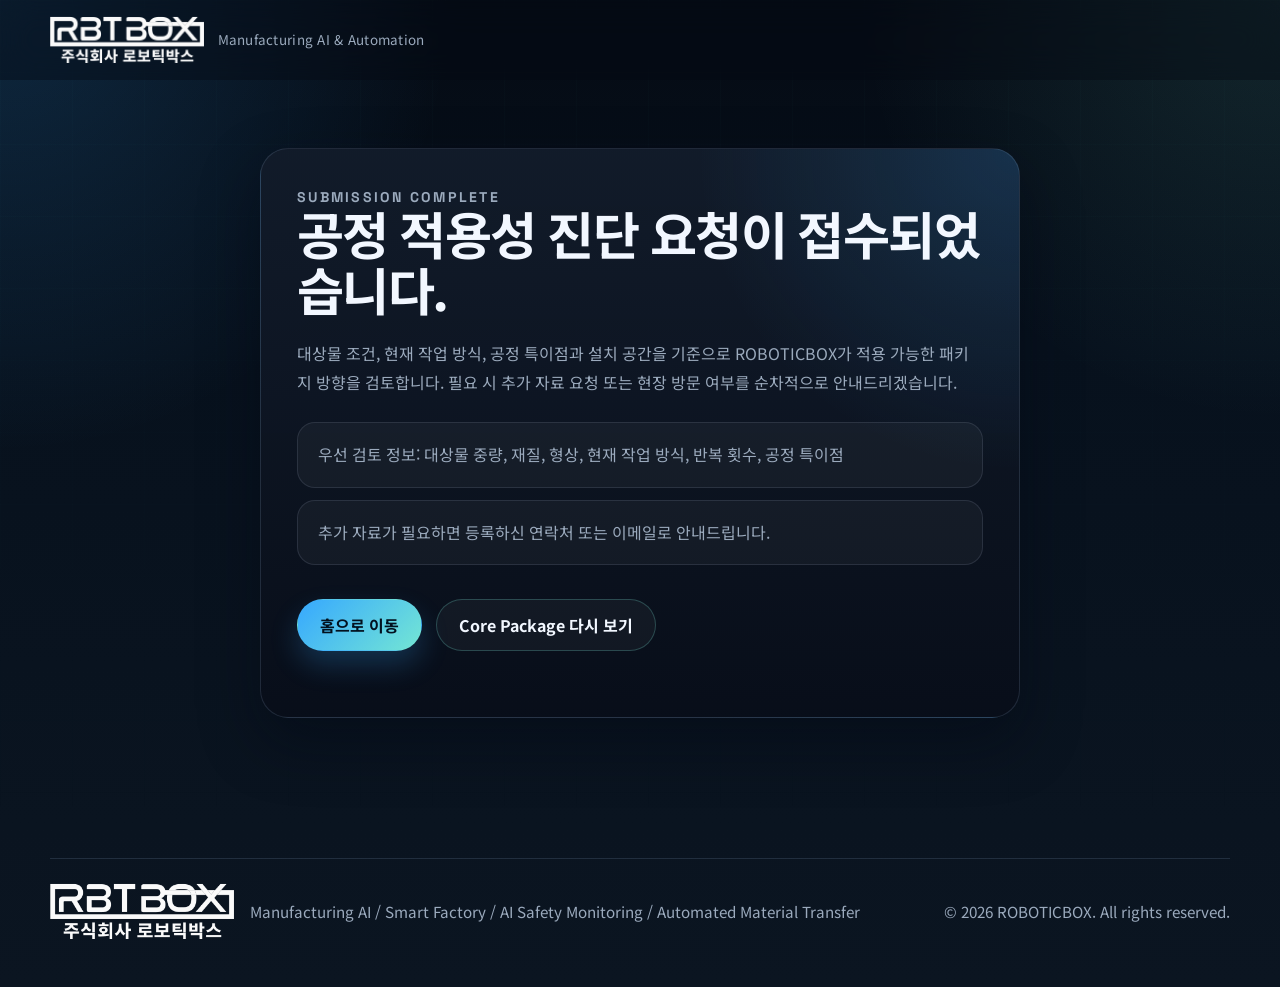
<file: contact-success.html>
<!DOCTYPE html>
<html lang="ko">
<head>
  <meta charset="UTF-8">
  <meta name="viewport" content="width=device-width, initial-scale=1.0">
  <title>진단 요청 접수 완료 | ROBOTICBOX</title>
  <meta name="robots" content="noindex,nofollow">
  <link rel="icon" href="assets/logos/roboticbox-logo.png" type="image/png">
  <link rel="apple-touch-icon" href="assets/logos/roboticbox-logo.png">
  <link rel="manifest" href="site.webmanifest">
  <link rel="preconnect" href="https://fonts.googleapis.com">
  <link rel="preconnect" href="https://fonts.gstatic.com" crossorigin>
  <link href="https://fonts.googleapis.com/css2?family=Noto+Sans+KR:wght@400;500;700;800&family=Space+Grotesk:wght@500;700&display=swap" rel="stylesheet">
  <link rel="stylesheet" href="styles.css">
  <script src="script.js" defer></script>
</head>
<body data-page="contact">
  <header class="site-header" id="top">
    <div class="container header-inner">
      <a class="brand" href="index.html" aria-label="ROBOTICBOX 홈으로 이동">
        <img class="brand-logo" src="assets/logos/roboticbox-logo.png" alt="ROBOTICBOX 로고">
        <span class="brand-text">Manufacturing AI &amp; Automation</span>
      </a>
    </div>
  </header>

  <main>
    <section class="section subpage-hero">
      <div class="container">
        <div class="contact-success-shell reveal">
          <p class="eyebrow">Submission Complete</p>
          <h1>공정 적용성 진단 요청이 접수되었습니다.</h1>
          <p>
            대상물 조건, 현재 작업 방식, 공정 특이점과 설치 공간을 기준으로 ROBOTICBOX가 적용 가능한 패키지 방향을 검토합니다.
            필요 시 추가 자료 요청 또는 현장 방문 여부를 순차적으로 안내드리겠습니다.
          </p>
          <div class="contact-success-list">
            <p>우선 검토 정보: 대상물 중량, 재질, 형상, 현재 작업 방식, 반복 횟수, 공정 특이점</p>
            <p>추가 자료가 필요하면 등록하신 연락처 또는 이메일로 안내드립니다.</p>
          </div>
          <div class="hero-actions">
            <a class="button primary" href="index.html">홈으로 이동</a>
            <a class="button secondary" href="automation-logistics.html#packages">Core Package 다시 보기</a>
          </div>
        </div>
      </div>
    </section>
  </main>

  <footer class="site-footer">
    <div class="container footer-inner">
      <div class="footer-brand">
        <img class="footer-logo" src="assets/logos/roboticbox-logo.png" alt="ROBOTICBOX 로고">
        <p>Manufacturing AI / Smart Factory / AI Safety Monitoring / Automated Material Transfer</p>
      </div>
      <p>&copy; <span id="current-year"></span> ROBOTICBOX. All rights reserved.</p>
    </div>
  </footer>
</body>
</html>
</file>
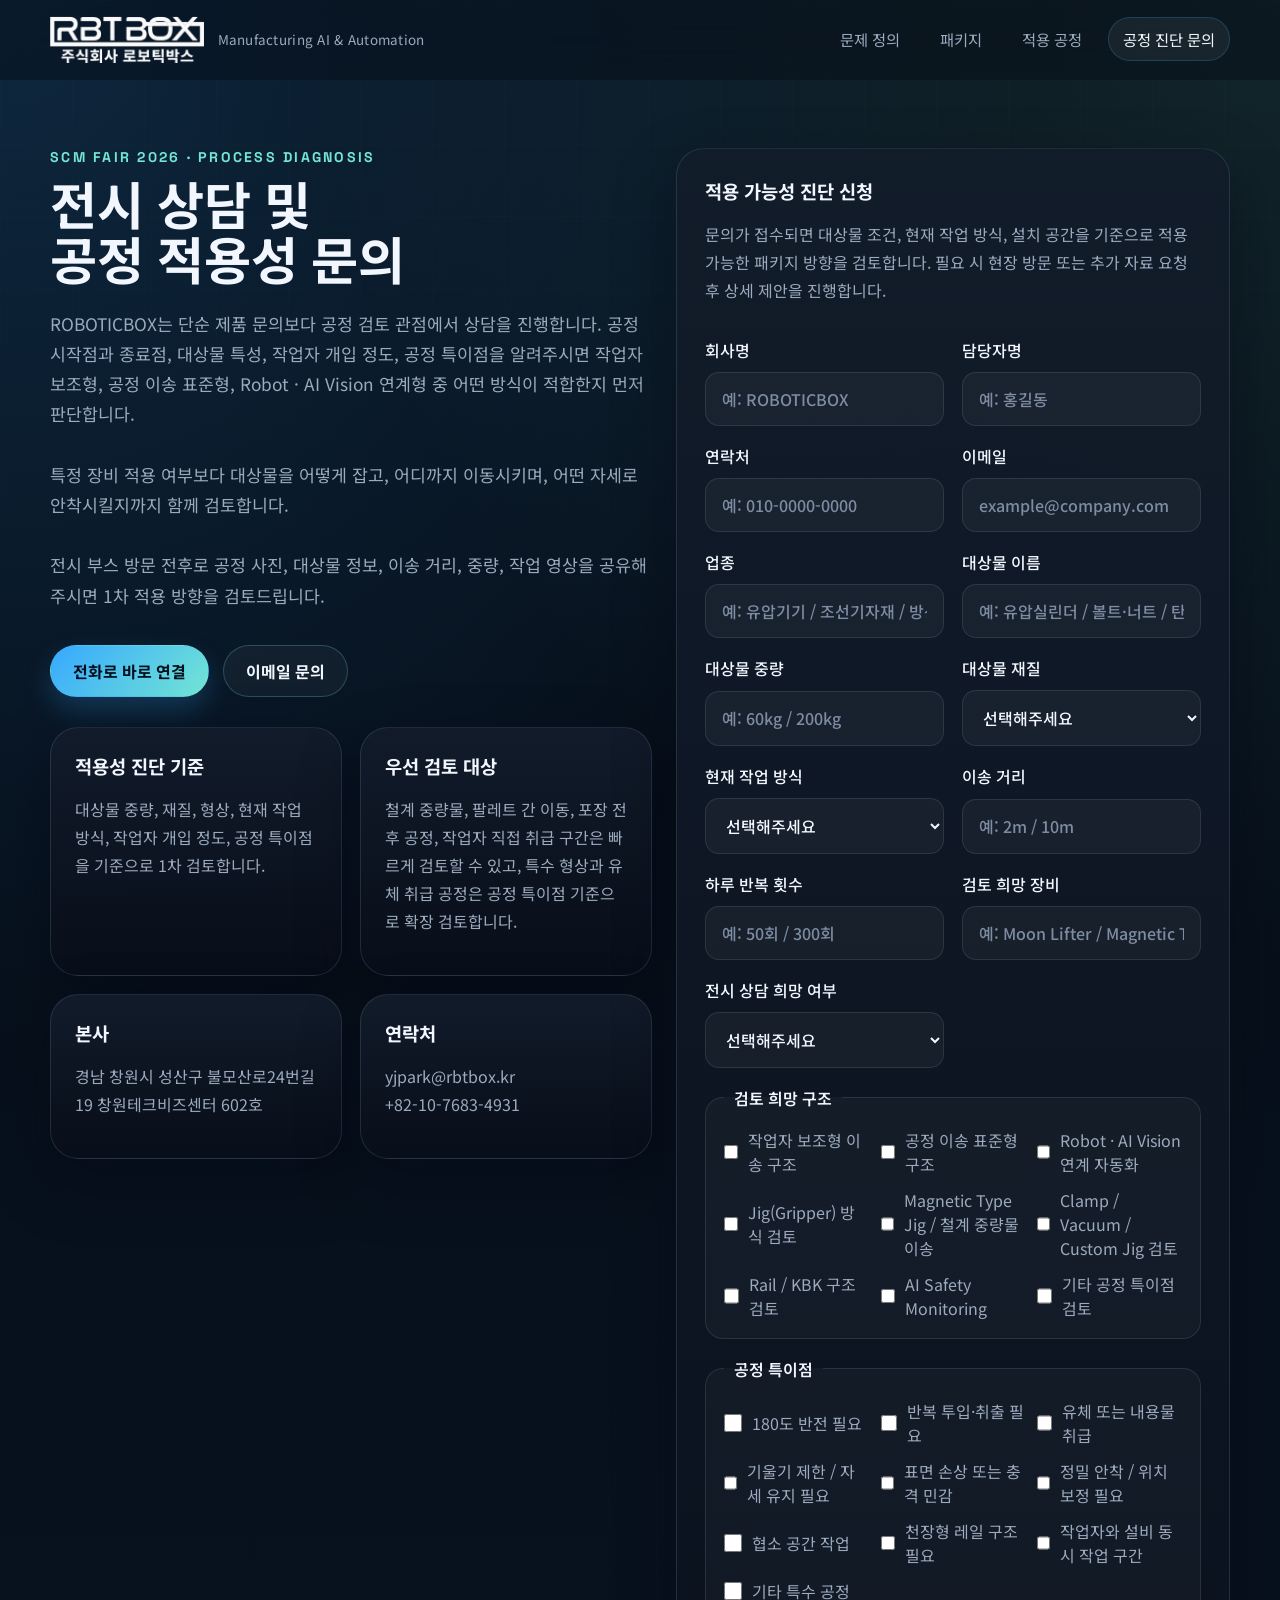
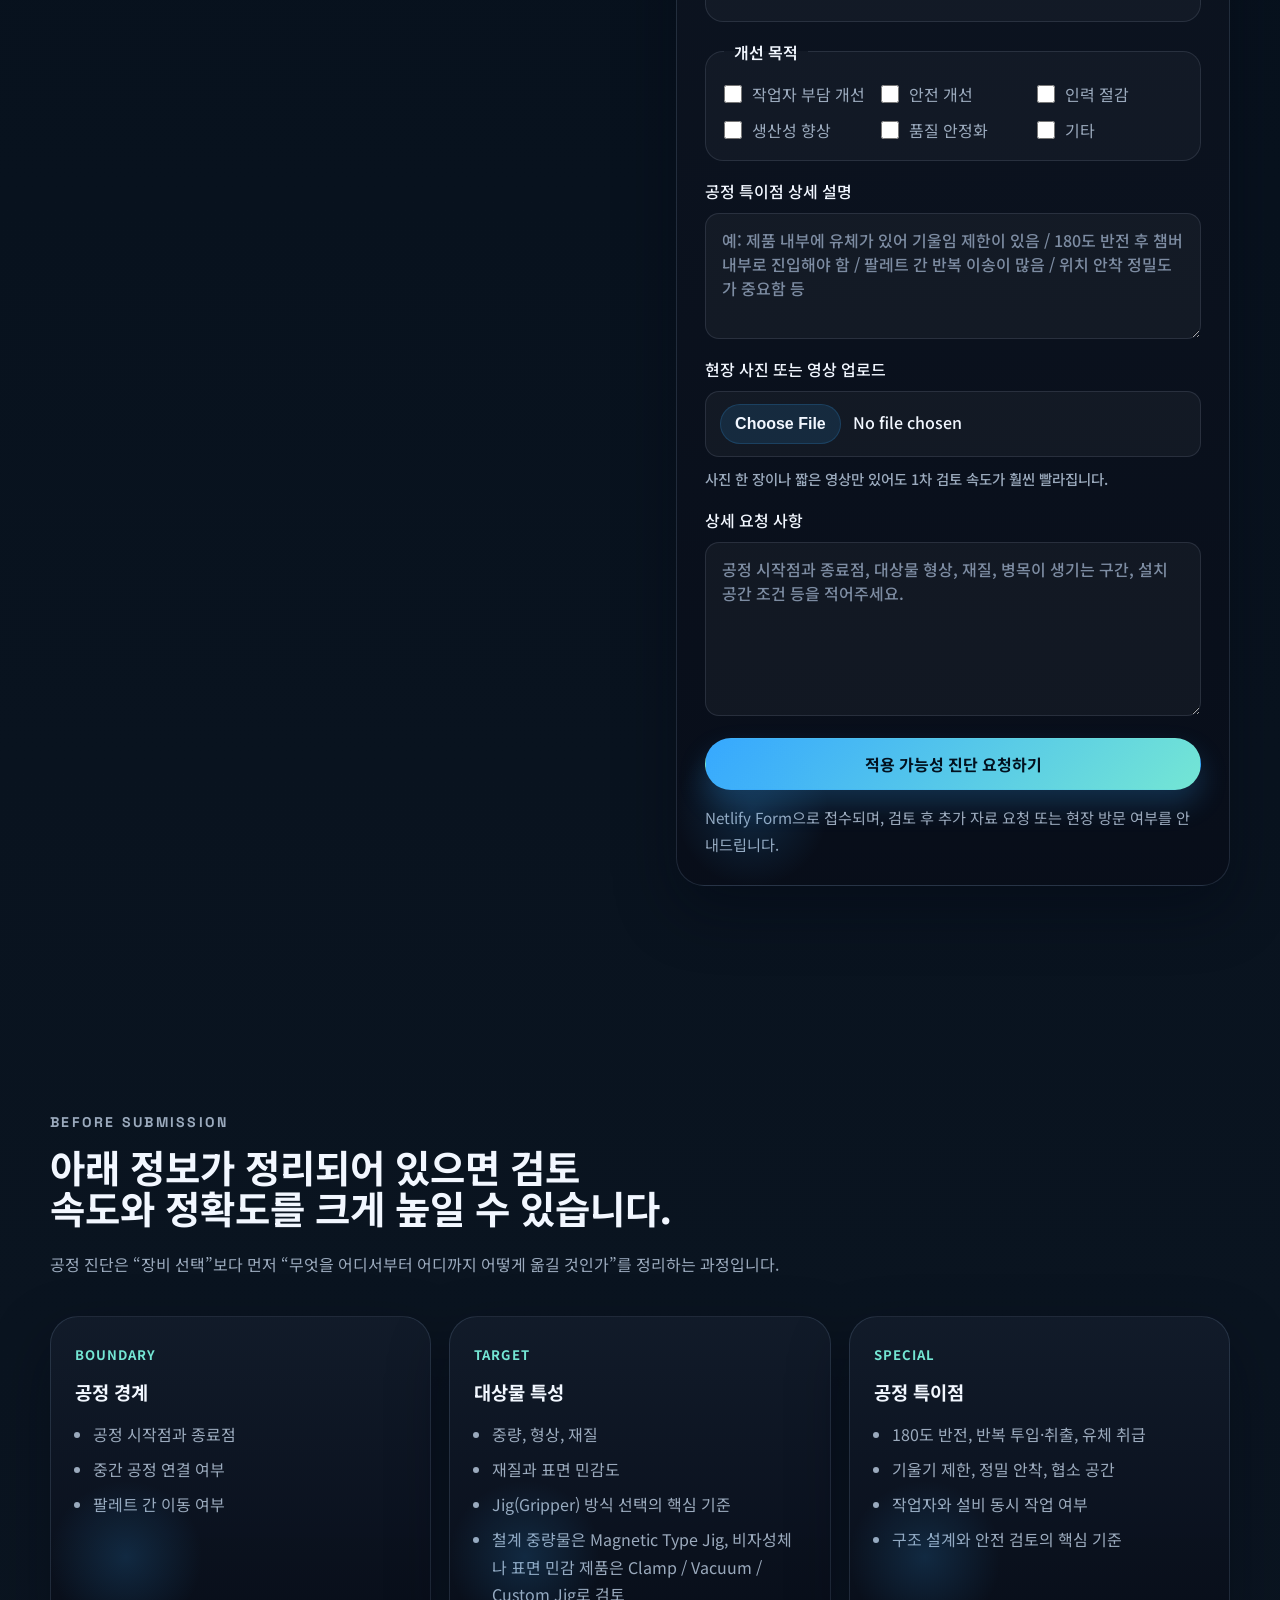
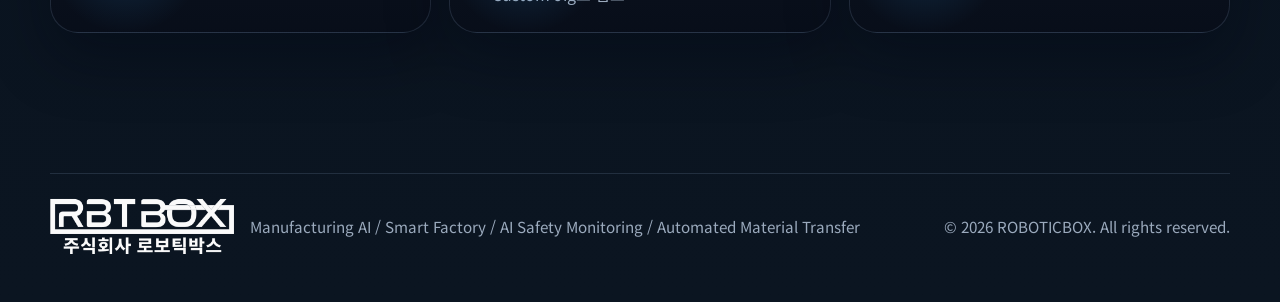
<file: contact.html>
﻿<!DOCTYPE html>
<html lang="ko">
<head>
  <meta charset="UTF-8">
  <meta name="viewport" content="width=device-width, initial-scale=1.0">
  <title>공정 적용성 진단 문의 | ROBOTICBOX 자동화 이송 솔루션</title>
  <meta
    name="description"
    content="ROBOTICBOX는 단순 제품 문의보다 공정 검토 관점에서 상담을 진행합니다. 공정 시작점과 종료점, 대상물 특성, 작업자 개입 정도, 공정 특이점을 기준으로 작업자 보조형, 공정 이송 표준형, Robot · AI Vision 연계형 중 적합한 구조를 먼저 판단합니다."
  >
  <meta name="keywords" content="제조공정 이송 자동화, 중량물 이송 자동화, 작업자 보조 이송, 공정 이송 자동화, Jig, Gripper, Magnetic Type Jig, Rail KBK, Robot AI Vision, ROBOTICBOX 문의">
  <meta name="robots" content="index,follow,max-image-preview:large">
  <link rel="canonical" href="https://roboticbox-transfer.netlify.app/contact.html">
  <link rel="icon" href="assets/logos/roboticbox-logo.png" type="image/png">
  <link rel="apple-touch-icon" href="assets/logos/roboticbox-logo.png">
  <link rel="manifest" href="site.webmanifest">
  <meta property="og:locale" content="ko_KR">
  <meta property="og:type" content="website">
  <meta property="og:site_name" content="ROBOTICBOX">
  <meta property="og:title" content="공정 적용성 진단 문의 | ROBOTICBOX 자동화 이송 솔루션">
  <meta property="og:description" content="공정 시작점과 종료점, 대상물 특성, 작업자 개입 정도, 공정 특이점을 기준으로 ROBOTICBOX가 적용 가능한 패키지 방향을 1차 진단합니다.">
  <meta property="og:url" content="https://roboticbox-transfer.netlify.app/contact.html">
  <meta property="og:image" content="https://roboticbox-transfer.netlify.app/assets/images/featured/reference-hydraulic-transfer.jpg">
  <meta name="twitter:card" content="summary_large_image">
  <meta name="twitter:title" content="공정 적용성 진단 문의 | ROBOTICBOX 자동화 이송 솔루션">
  <meta name="twitter:description" content="대상물 특성, 현재 작업 방식, 공정 특이점을 남겨주시면 ROBOTICBOX가 표준 패키지 기준의 적용 가능성을 진단합니다.">
  <meta name="twitter:image" content="https://roboticbox-transfer.netlify.app/assets/images/featured/reference-hydraulic-transfer.jpg">
  <script type="application/ld+json">
    {
      "@context": "https://schema.org",
      "@graph": [
        {
          "@type": "Organization",
          "@id": "https://roboticbox-transfer.netlify.app/#organization",
          "name": "ROBOTICBOX",
          "url": "https://roboticbox-transfer.netlify.app/",
          "logo": "https://roboticbox-transfer.netlify.app/assets/logos/roboticbox-logo.png",
          "contactPoint": {
            "@type": "ContactPoint",
            "contactType": "sales",
            "telephone": "+82-10-7683-4931",
            "email": "yjpark@rbtbox.kr",
            "areaServed": "KR",
            "availableLanguage": ["ko", "en"]
          }
        },
        {
          "@type": "ContactPage",
          "@id": "https://roboticbox-transfer.netlify.app/contact.html#webpage",
          "url": "https://roboticbox-transfer.netlify.app/contact.html",
          "name": "공정 적용성 진단 문의 | ROBOTICBOX 자동화 이송 솔루션",
          "description": "자동화 이송 솔루션의 적용 가능성을 문의할 수 있는 ROBOTICBOX 공정 진단 페이지",
          "about": {
            "@id": "https://roboticbox-transfer.netlify.app/#organization"
          },
          "inLanguage": "ko-KR"
        }
      ]
    }
  </script>
  <script>document.documentElement.classList.add('js-enabled');</script>
  <link rel="preconnect" href="https://fonts.googleapis.com">
  <link rel="preconnect" href="https://fonts.gstatic.com" crossorigin>
  <link href="https://fonts.googleapis.com/css2?family=Noto+Sans+KR:wght@400;500;700;800&family=Space+Grotesk:wght@500;700&display=swap" rel="stylesheet">
  <link rel="stylesheet" href="styles.css">
  <script src="script.js" defer></script>
</head>
<body data-page="contact">
  <header class="site-header" id="top">
    <div class="container header-inner">
      <a class="brand" href="index.html" aria-label="ROBOTICBOX 홈으로 이동">
        <img class="brand-logo" src="assets/logos/roboticbox-logo.png" alt="ROBOTICBOX 로고">
        <span class="brand-text">Manufacturing AI &amp; Automation</span>
      </a>
      <button class="nav-toggle" type="button" aria-expanded="false" aria-controls="site-nav">
        <span></span>
        <span></span>
        <span></span>
      </button>
      <nav class="site-nav" id="site-nav" aria-label="주요 메뉴">
        <a href="index.html#problem">문제 정의</a>
        <a href="index.html#packages">패키지</a>
        <a href="automation-logistics.html#cases" data-page-link="automation">적용 공정</a>
        <a href="contact.html" data-page-link="contact" class="nav-cta">공정 진단 문의</a>
      </nav>
    </div>
  </header>

  <main>
    <section class="section subpage-hero contact-page-hero">
      <div class="container subpage-grid contact-page-grid">
        <div class="subpage-copy reveal">
          <p class="eyebrow">SCM FAIR 2026 · PROCESS DIAGNOSIS</p>
          <h1>전시 상담 및 공정 적용성 문의</h1>
          <p class="hero-text">
            ROBOTICBOX는 단순 제품 문의보다 공정 검토 관점에서 상담을 진행합니다.
            공정 시작점과 종료점, 대상물 특성, 작업자 개입 정도, 공정 특이점을 알려주시면 작업자 보조형, 공정 이송 표준형, Robot · AI Vision 연계형 중 어떤 방식이 적합한지 먼저 판단합니다.
            <br><br>
            특정 장비 적용 여부보다 대상물을 어떻게 잡고, 어디까지 이동시키며, 어떤 자세로 안착시킬지까지 함께 검토합니다.
            <br><br>
            전시 부스 방문 전후로 공정 사진, 대상물 정보, 이송 거리, 중량, 작업 영상을 공유해주시면 1차 적용 방향을 검토드립니다.
          </p>
          <div class="hero-actions">
            <a class="button primary" href="tel:+821076834931">전화로 바로 연결</a>
            <a class="button secondary" href="mailto:yjpark@rbtbox.kr">이메일 문의</a>
          </div>
          <div class="contact-card-grid">
            <article class="contact-point">
              <h3>적용성 진단 기준</h3>
              <p>대상물 중량, 재질, 형상, 현재 작업 방식, 작업자 개입 정도, 공정 특이점을 기준으로 1차 검토합니다.</p>
            </article>
            <article class="contact-point">
              <h3>우선 검토 대상</h3>
              <p>철계 중량물, 팔레트 간 이동, 포장 전후 공정, 작업자 직접 취급 구간은 빠르게 검토할 수 있고, 특수 형상과 유체 취급 공정은 공정 특이점 기준으로 확장 검토합니다.</p>
            </article>
            <article class="contact-point">
              <h3>본사</h3>
              <p>경남 창원시 성산구 불모산로24번길 19 창원테크비즈센터 602호</p>
            </article>
            <article class="contact-point">
              <h3>연락처</h3>
              <p><a href="mailto:yjpark@rbtbox.kr">yjpark@rbtbox.kr</a><br><a href="tel:+821076834931">+82-10-7683-4931</a></p>
            </article>
          </div>
        </div>

        <div class="contact-form reveal form-shell">
          <h3>적용 가능성 진단 신청</h3>
          <p>문의가 접수되면 대상물 조건, 현재 작업 방식, 설치 공간을 기준으로 적용 가능한 패키지 방향을 검토합니다. 필요 시 현장 방문 또는 추가 자료 요청 후 상세 제안을 진행합니다.</p>
          <form
            id="contact-form"
            name="process-diagnosis"
            method="POST"
            action="/contact-success.html"
            data-netlify="true"
            netlify-honeypot="bot-field"
            enctype="multipart/form-data"
          >
            <input type="hidden" name="form-name" value="process-diagnosis">
            <p class="visually-hidden">
              <label>이 필드는 비워두세요 <input name="bot-field"></label>
            </p>

            <div class="contact-form-grid">
              <label>
                회사명
                <input type="text" name="company" placeholder="예: ROBOTICBOX" required>
              </label>
              <label>
                담당자명
                <input type="text" name="manager" placeholder="예: 홍길동" required>
              </label>
              <label>
                연락처
                <input type="text" name="phone" placeholder="예: 010-0000-0000" required>
              </label>
              <label>
                이메일
                <input type="email" name="email" placeholder="example@company.com" required>
              </label>
              <label>
                업종
                <input type="text" name="industry" placeholder="예: 유압기기 / 조선기자재 / 방산" required>
              </label>
              <label>
                대상물 이름
                <input type="text" name="target_name" placeholder="예: 유압실린더 / 볼트·너트 / 탄피철통" required>
              </label>
              <label>
                대상물 중량
                <input type="text" name="target_weight" placeholder="예: 60kg / 200kg" required>
              </label>
              <label>
                대상물 재질
                <select name="material" required>
                  <option value="">선택해주세요</option>
                  <option value="철계">철계</option>
                  <option value="비철">비철</option>
                  <option value="혼합">혼합</option>
                  <option value="모름">모름</option>
                </select>
              </label>
              <label>
                현재 작업 방식
                <select name="current_process" required>
                  <option value="">선택해주세요</option>
                  <option value="수작업">수작업</option>
                  <option value="호이스트">호이스트</option>
                  <option value="지게차">지게차</option>
                  <option value="로봇">로봇</option>
                  <option value="기타">기타</option>
                </select>
              </label>
              <label>
                이송 거리
                <input type="text" name="transfer_distance" placeholder="예: 2m / 10m" required>
              </label>
              <label>
                하루 반복 횟수
                <input type="text" name="repeat_count" placeholder="예: 50회 / 300회" required>
              </label>
              <label>
                검토 희망 장비
                <input type="text" name="preferred_equipment" placeholder="예: Moon Lifter / Magnetic Type Jig / AMR">
              </label>
              <label>
                전시 상담 희망 여부
                <select name="exhibition_consultation">
                  <option value="">선택해주세요</option>
                  <option value="SCM FAIR 부스 방문 상담 희망">SCM FAIR 부스 방문 상담 희망</option>
                  <option value="전시 전 사전 상담 희망">전시 전 사전 상담 희망</option>
                  <option value="전시 후 후속 상담 희망">전시 후 후속 상담 희망</option>
                  <option value="일반 공정 적용성 진단">일반 공정 적용성 진단</option>
                </select>
              </label>
              <fieldset class="contact-field-wide option-fieldset">
                <legend>검토 희망 구조</legend>
                <div class="option-grid checkbox-grid">
                  <label><input type="checkbox" name="review_structure[]" value="작업자 보조형 이송 구조"> 작업자 보조형 이송 구조</label>
                  <label><input type="checkbox" name="review_structure[]" value="공정 이송 표준형 구조"> 공정 이송 표준형 구조</label>
                  <label><input type="checkbox" name="review_structure[]" value="Robot · AI Vision 연계 자동화"> Robot · AI Vision 연계 자동화</label>
                  <label><input type="checkbox" name="review_structure[]" value="Jig(Gripper) 방식 검토"> Jig(Gripper) 방식 검토</label>
                  <label><input type="checkbox" name="review_structure[]" value="Magnetic Type Jig / 철계 중량물 이송"> Magnetic Type Jig / 철계 중량물 이송</label>
                  <label><input type="checkbox" name="review_structure[]" value="Clamp / Vacuum / Custom Jig 검토"> Clamp / Vacuum / Custom Jig 검토</label>
                  <label><input type="checkbox" name="review_structure[]" value="Rail / KBK 구조 검토"> Rail / KBK 구조 검토</label>
                  <label><input type="checkbox" name="review_structure[]" value="AI Safety Monitoring"> AI Safety Monitoring</label>
                  <label><input type="checkbox" name="review_structure[]" value="기타 공정 특이점 검토"> 기타 공정 특이점 검토</label>
                </div>
              </fieldset>
              <fieldset class="contact-field-wide option-fieldset">
                <legend>공정 특이점</legend>
                <div class="option-grid checkbox-grid">
                  <label><input type="checkbox" name="process_special[]" value="180도 반전 필요"> 180도 반전 필요</label>
                  <label><input type="checkbox" name="process_special[]" value="반복 투입·취출 필요"> 반복 투입·취출 필요</label>
                  <label><input type="checkbox" name="process_special[]" value="유체 또는 내용물 취급"> 유체 또는 내용물 취급</label>
                  <label><input type="checkbox" name="process_special[]" value="기울기 제한 / 자세 유지 필요"> 기울기 제한 / 자세 유지 필요</label>
                  <label><input type="checkbox" name="process_special[]" value="표면 손상 또는 충격 민감"> 표면 손상 또는 충격 민감</label>
                  <label><input type="checkbox" name="process_special[]" value="정밀 안착 / 위치 보정 필요"> 정밀 안착 / 위치 보정 필요</label>
                  <label><input type="checkbox" name="process_special[]" value="협소 공간 작업"> 협소 공간 작업</label>
                  <label><input type="checkbox" name="process_special[]" value="천장형 레일 구조 필요"> 천장형 레일 구조 필요</label>
                  <label><input type="checkbox" name="process_special[]" value="작업자와 설비 동시 작업 구간"> 작업자와 설비 동시 작업 구간</label>
                  <label><input type="checkbox" name="process_special[]" value="기타 특수 공정"> 기타 특수 공정</label>
                </div>
              </fieldset>
              <fieldset class="contact-field-wide option-fieldset">
                <legend>개선 목적</legend>
                <div class="option-grid checkbox-grid">
                  <label><input type="checkbox" name="goal[]" value="작업자 부담 개선"> 작업자 부담 개선</label>
                  <label><input type="checkbox" name="goal[]" value="안전 개선"> 안전 개선</label>
                  <label><input type="checkbox" name="goal[]" value="인력 절감"> 인력 절감</label>
                  <label><input type="checkbox" name="goal[]" value="생산성 향상"> 생산성 향상</label>
                  <label><input type="checkbox" name="goal[]" value="품질 안정화"> 품질 안정화</label>
                  <label><input type="checkbox" name="goal[]" value="기타"> 기타</label>
                </div>
              </fieldset>
              <label class="contact-field-wide">
                공정 특이점 상세 설명
                <textarea name="process_special_detail" rows="4" placeholder="예: 제품 내부에 유체가 있어 기울임 제한이 있음 / 180도 반전 후 챔버 내부로 진입해야 함 / 팔레트 간 반복 이송이 많음 / 위치 안착 정밀도가 중요함 등"></textarea>
              </label>
              <label class="contact-field-wide">
                현장 사진 또는 영상 업로드
                <input type="file" name="field_media" accept=".jpg,.jpeg,.png,.webp,.pdf,.mp4,.mov">
                <span class="field-help">사진 한 장이나 짧은 영상만 있어도 1차 검토 속도가 훨씬 빨라집니다.</span>
              </label>
              <label class="contact-field-wide">
                상세 요청 사항
                <textarea name="message" rows="6" placeholder="공정 시작점과 종료점, 대상물 형상, 재질, 병목이 생기는 구간, 설치 공간 조건 등을 적어주세요." required></textarea>
              </label>
            </div>

            <button class="button primary submit-button" type="submit">적용 가능성 진단 요청하기</button>
            <p class="form-feedback" id="form-feedback" aria-live="polite">Netlify Form으로 접수되며, 검토 후 추가 자료 요청 또는 현장 방문 여부를 안내드립니다.</p>
          </form>
        </div>
      </div>
    </section>

    <section class="section">
      <div class="container">
        <div class="section-heading reveal">
          <p class="eyebrow">Before Submission</p>
          <h2>아래 정보가 정리되어 있으면 검토 속도와 정확도를 크게 높일 수 있습니다.</h2>
          <p>공정 진단은 “장비 선택”보다 먼저 “무엇을 어디서부터 어디까지 어떻게 옮길 것인가”를 정리하는 과정입니다.</p>
        </div>
        <div class="fit-check-grid">
          <article class="feature-card fit-card reveal">
            <span class="card-tag">Boundary</span>
            <h3>공정 경계</h3>
            <ul class="fit-list">
              <li>공정 시작점과 종료점</li>
              <li>중간 공정 연결 여부</li>
              <li>팔레트 간 이동 여부</li>
            </ul>
          </article>
          <article class="feature-card fit-card reveal">
            <span class="card-tag">Target</span>
            <h3>대상물 특성</h3>
            <ul class="fit-list">
              <li>중량, 형상, 재질</li>
              <li>재질과 표면 민감도</li>
              <li>Jig(Gripper) 방식 선택의 핵심 기준</li>
              <li>철계 중량물은 Magnetic Type Jig, 비자성체나 표면 민감 제품은 Clamp / Vacuum / Custom Jig로 검토</li>
            </ul>
          </article>
          <article class="feature-card fit-card reveal">
            <span class="card-tag">Special</span>
            <h3>공정 특이점</h3>
            <ul class="fit-list">
              <li>180도 반전, 반복 투입·취출, 유체 취급</li>
              <li>기울기 제한, 정밀 안착, 협소 공간</li>
              <li>작업자와 설비 동시 작업 여부</li>
              <li>구조 설계와 안전 검토의 핵심 기준</li>
            </ul>
          </article>
        </div>
      </div>
    </section>
  </main>

  <footer class="site-footer">
    <div class="container footer-inner">
      <div class="footer-brand">
        <img class="footer-logo" src="assets/logos/roboticbox-logo.png" alt="ROBOTICBOX 로고">
        <p>Manufacturing AI / Smart Factory / AI Safety Monitoring / Automated Material Transfer</p>
      </div>
      <p>&copy; <span id="current-year"></span> ROBOTICBOX. All rights reserved.</p>
    </div>
  </footer>
</body>
</html>
</file>
<file: styles.css>
:root {
  --bg: #07111d;
  --bg-elevated: #0d1828;
  --surface: rgba(14, 23, 37, 0.9);
  --surface-strong: rgba(17, 30, 48, 0.95);
  --surface-soft: rgba(10, 17, 30, 0.78);
  --text: #f2f7ff;
  --text-muted: #9baabd;
  --line: rgba(141, 166, 197, 0.18);
  --accent: #36a8ff;
  --accent-strong: #74e6d4;
  --accent-soft: rgba(54, 168, 255, 0.16);
  --shadow: 0 24px 60px rgba(2, 8, 18, 0.42);
  --radius-lg: 28px;
  --radius-md: 20px;
  --radius-sm: 14px;
  --container: 1180px;
}

* {
  box-sizing: border-box;
}

html {
  scroll-behavior: smooth;
  min-height: 100%;
  overflow-x: hidden;
  overflow-y: auto;
  -webkit-text-size-adjust: 100%;
}

body {
  margin: 0;
  color: var(--text);
  font-family: "Noto Sans KR", sans-serif;
  background:
    radial-gradient(circle at top left, rgba(54, 168, 255, 0.18), transparent 28%),
    radial-gradient(circle at top right, rgba(116, 230, 212, 0.12), transparent 26%),
    linear-gradient(180deg, #050b14 0%, #07111d 35%, #0b1521 100%);
  min-height: 100%;
  min-height: 100vh;
  overflow-x: hidden;
  overflow-y: auto;
  position: relative;
  isolation: isolate;
  -webkit-overflow-scrolling: touch;
}

body::before {
  content: "";
  position: fixed;
  inset: 0;
  background-image:
    linear-gradient(rgba(116, 230, 212, 0.03) 1px, transparent 1px),
    linear-gradient(90deg, rgba(116, 230, 212, 0.03) 1px, transparent 1px);
  background-size: 72px 72px;
  mask-image: linear-gradient(180deg, rgba(0, 0, 0, 0.58), transparent);
  pointer-events: none;
  z-index: -1;
}

a {
  color: inherit;
  text-decoration: none;
}

button,
input,
select,
textarea {
  font: inherit;
}

img {
  max-width: 100%;
  display: block;
}

.container {
  width: min(calc(100% - 40px), var(--container));
  margin: 0 auto;
}

.section {
  padding: 112px 0;
  scroll-margin-top: 92px;
}

.eyebrow {
  margin: 0 0 14px;
  color: var(--accent-strong);
  font-family: "Space Grotesk", "Noto Sans KR", sans-serif;
  font-size: 0.88rem;
  font-weight: 700;
  letter-spacing: 0.16em;
  text-transform: uppercase;
}

.section-heading {
  max-width: 780px;
  margin-bottom: 38px;
}

.section-heading-compact {
  margin-bottom: 24px;
}

.section-heading h2,
.hero-copy h1,
.subpage-copy h1 {
  margin: 0 0 18px;
  font-family: "Space Grotesk", "Noto Sans KR", sans-serif;
  font-weight: 700;
  line-height: 1.08;
  letter-spacing: 0;
  word-break: keep-all;
  overflow-wrap: normal;
  text-wrap: balance;
}

.section-heading h2 {
  font-size: clamp(2rem, 3vw, 3rem);
}

.section-heading h2,
.hero-copy h1,
.subpage-copy h1,
.feature-card h3,
.exhibition-card h3,
.catalog-card h3,
.contact-point h3 {
  word-break: keep-all;
  overflow-wrap: normal;
  line-break: strict;
}

.section-heading p,
.hero-text,
.feature-card p,
.architecture-stage p,
.visual-stage p,
.contact-copy p,
.contact-point p,
.contact-form p,
.metric-card p,
.process-step p,
.cta-banner p,
.media-copy p,
.gallery-card p,
.video-card p,
.catalog-card p,
.media-overlay p,
.story-module p,
.story-narrative p,
.story-point p,
.showcase-overlay p,
.media-side-card p,
.history-card p,
.history-list li,
.media-checklist li {
  color: var(--text-muted);
  line-height: 1.75;
}

.site-header {
  position: sticky;
  top: 0;
  z-index: 30;
  background: rgba(5, 11, 20, 0.42);
  backdrop-filter: blur(18px);
  border-bottom: 1px solid transparent;
  transition: background 180ms ease, border-color 180ms ease, box-shadow 180ms ease;
}

.site-header.scrolled,
.site-header.menu-open {
  background: rgba(5, 11, 20, 0.82);
  border-color: var(--line);
  box-shadow: 0 12px 30px rgba(4, 8, 18, 0.24);
}

.header-inner {
  display: flex;
  align-items: center;
  justify-content: space-between;
  gap: 24px;
  padding: 16px 0;
}

.brand {
  display: inline-flex;
  align-items: center;
  gap: 14px;
}

.brand-logo {
  width: clamp(132px, 12vw, 178px);
  height: auto;
  flex: none;
  filter: brightness(0) saturate(100%) invert(100%);
  opacity: 0.98;
}

.brand-text {
  color: var(--text-muted);
  font-size: 0.84rem;
  letter-spacing: 0.02em;
}

.site-nav {
  display: flex;
  align-items: center;
  flex: 0 0 auto;
  flex-wrap: nowrap;
  gap: 12px;
}

.site-nav a {
  flex: 0 0 auto;
  padding: 10px 14px;
  color: var(--text-muted);
  font-size: 0.96rem;
  border-radius: 999px;
  white-space: nowrap;
  word-break: keep-all;
  overflow-wrap: normal;
  line-break: strict;
  transition: color 180ms ease, background 180ms ease;
}

.site-nav a:hover,
.site-nav a.is-active {
  color: var(--text);
  background: rgba(255, 255, 255, 0.06);
}

.site-nav .nav-cta {
  color: var(--text);
  background: linear-gradient(135deg, rgba(54, 168, 255, 0.18), rgba(116, 230, 212, 0.12));
  border: 1px solid rgba(54, 168, 255, 0.22);
}

.nav-toggle {
  display: none;
  width: 48px;
  height: 48px;
  border: 1px solid var(--line);
  border-radius: 14px;
  background: rgba(255, 255, 255, 0.04);
  padding: 0;
  cursor: pointer;
}

.nav-toggle span {
  display: block;
  width: 20px;
  height: 2px;
  margin: 4px auto;
  background: var(--text);
  border-radius: 999px;
  transition: transform 180ms ease, opacity 180ms ease;
}

.hero,
.subpage-hero {
  padding-top: 68px;
}

.hero-grid,
.subpage-grid,
.page-overview-grid,
.contact-page-grid,
.contact-cta-grid {
  display: grid;
  gap: 24px;
}

.hero-copy,
.subpage-copy,
.contact-copy,
.feature-card,
.metric-card {
  min-width: 0;
}

.hero-grid {
  grid-template-columns: minmax(0, 1.06fr) minmax(340px, 0.94fr);
  align-items: stretch;
}

.subpage-grid,
.contact-page-grid {
  grid-template-columns: minmax(0, 1fr) minmax(360px, 0.92fr);
  align-items: stretch;
}

.page-overview-grid {
  grid-template-columns: repeat(2, minmax(0, 1fr));
}

.contact-cta-grid {
  grid-template-columns: minmax(0, 0.94fr) minmax(320px, 0.86fr);
  align-items: start;
}

.contact-page-hero .subpage-copy h1 {
  font-size: clamp(2.45rem, 4vw, 4.2rem);
  max-width: 560px;
}

.hero-copy h1 {
  font-size: clamp(1.8rem, 3.3vw, 3.3rem);
  max-width: 760px;
  word-break: keep-all;
  overflow-wrap: normal;
  text-wrap: balance;
}

.subpage-copy h1 {
  font-size: clamp(2.7rem, 5vw, 4.9rem);
  max-width: 760px;
  word-break: keep-all;
  overflow-wrap: normal;
  text-wrap: balance;
}

.automation-hero-copy h1 {
  font-size: clamp(2.35rem, 4.2vw, 4.15rem);
}

.hero-text {
  max-width: 720px;
  font-size: 1.08rem;
  margin: 0;
}

.hero-bullet-list {
  margin: 22px 0 0;
  padding: 0;
  list-style: none;
  display: grid;
  gap: 10px;
  max-width: 720px;
}

.hero-bullet-list li {
  display: flex;
  align-items: flex-start;
  gap: 12px;
  color: var(--text);
  line-height: 1.65;
  min-width: 0;
}

.hero-bullet-list li > span {
  min-width: 0;
  word-break: keep-all;
  overflow-wrap: normal;
}

.hero-bullet-list li::before {
  content: "";
  width: 10px;
  height: 10px;
  margin-top: 0.52rem;
  border-radius: 999px;
  background: linear-gradient(135deg, var(--accent), var(--accent-strong));
  box-shadow: 0 0 0 6px rgba(54, 168, 255, 0.1);
  flex: none;
}

.hero-bullet-list strong {
  color: var(--accent-strong);
}

.hero-actions,
.cta-banner-actions,
.contact-actions {
  display: flex;
  flex-wrap: wrap;
  gap: 14px;
}

.hero-actions {
  margin: 34px 0 30px;
}

.button {
  display: inline-flex;
  align-items: center;
  justify-content: center;
  min-height: 52px;
  padding: 0 22px;
  border-radius: 999px;
  border: 1px solid transparent;
  font-weight: 700;
  transition: transform 180ms ease, border-color 180ms ease, background 180ms ease;
}

.button:hover {
  transform: translateY(-1px);
}

.button.primary {
  color: #02111f;
  background: linear-gradient(135deg, var(--accent), var(--accent-strong));
  box-shadow: 0 14px 28px rgba(54, 168, 255, 0.22);
}

.button.secondary {
  color: var(--text);
  border-color: rgba(116, 230, 212, 0.24);
  background: rgba(255, 255, 255, 0.04);
}

.hero-metrics,
.card-grid,
.stack-grid,
.module-grid,
.workflow-grid,
.contact-card-grid,
.contact-cta-stack,
.media-grid,
.gallery-grid,
.video-grid,
.catalog-grid,
.story-spread,
.story-module-grid,
.story-point-grid,
.media-showcase,
.media-side-stack,
.history-grid {
  display: grid;
  gap: 18px;
}

.hero-metrics {
  grid-template-columns: repeat(3, minmax(0, 1fr));
}

.module-grid {
  grid-template-columns: repeat(5, minmax(0, 1fr));
  margin-bottom: 24px;
}

.workflow-grid {
  grid-template-columns: repeat(5, minmax(0, 1fr));
}

.workflow-grid-wide {
  margin-top: 24px;
}

.stack-grid {
  grid-template-columns: repeat(2, minmax(0, 1fr));
}

.contact-card-grid {
  grid-template-columns: repeat(2, minmax(0, 1fr));
  margin-top: 24px;
}

.contact-cta-stack {
  align-content: start;
}

.media-grid {
  grid-template-columns: minmax(0, 1.08fr) minmax(0, 0.92fr);
}

.gallery-grid {
  grid-template-columns: repeat(3, minmax(0, 1fr));
}

.case-reference-grid {
  display: grid;
  grid-template-columns: repeat(2, minmax(0, 1fr));
  gap: 18px;
}

.exhibition-banner {
  display: grid;
  grid-template-columns: minmax(0, 1.28fr) minmax(280px, 0.72fr);
  gap: 28px;
  align-items: center;
  padding: 34px;
  border: 1px solid rgba(116, 230, 212, 0.28);
  border-radius: var(--radius-lg);
  background:
    radial-gradient(circle at top right, rgba(116, 230, 212, 0.16), transparent 36%),
    linear-gradient(135deg, rgba(12, 28, 47, 0.98), rgba(7, 15, 29, 0.98));
  box-shadow: var(--shadow);
}

.exhibition-banner h2 {
  margin: 0 0 14px;
  font-family: "Space Grotesk", "Noto Sans KR", sans-serif;
  font-size: clamp(1.7rem, 3vw, 2.5rem);
  line-height: 1.18;
}

.exhibition-banner p {
  margin: 0;
  color: var(--text-muted);
  line-height: 1.75;
}

.exhibition-banner-side {
  padding: 22px;
  border: 1px solid rgba(116, 230, 212, 0.17);
  border-radius: var(--radius-md);
  background: rgba(255, 255, 255, 0.035);
}

.exhibition-grid,
.magnetic-case-grid {
  display: grid;
  grid-template-columns: repeat(3, minmax(0, 1fr));
  gap: 18px;
}

.exhibition-card,
.magnetic-case-card {
  position: relative;
  overflow: hidden;
  border: 1px solid var(--line);
  border-radius: var(--radius-lg);
  background: linear-gradient(180deg, rgba(18, 28, 42, 0.96), rgba(8, 14, 26, 0.98));
  box-shadow: var(--shadow);
}

.exhibition-card {
  min-height: 210px;
  padding: 24px;
}

.exhibition-card h3,
.magnetic-case-copy h3 {
  margin: 0 0 10px;
  font-family: "Space Grotesk", "Noto Sans KR", sans-serif;
  font-size: 1.12rem;
}

.exhibition-card p,
.magnetic-case-copy p {
  margin: 0;
  color: var(--text-muted);
  line-height: 1.7;
}

.magnetic-case-card {
  display: flex;
  flex-direction: column;
}

.magnetic-case-card > img {
  display: block;
  width: 100%;
  height: 250px;
  padding: 14px;
  background:
    radial-gradient(circle at top right, rgba(54, 168, 255, 0.12), transparent 46%),
    rgba(255, 255, 255, 0.025);
  object-fit: contain;
  object-position: center center;
}

.magnetic-case-copy {
  padding: 0 24px 24px;
}

.process-group-grid,
.case-group-grid {
  display: grid;
  gap: 18px;
}

.process-group-grid {
  grid-template-columns: repeat(2, minmax(0, 1fr));
}

.visual-break-section {
  padding-top: 0;
  padding-bottom: 40px;
}

.image-ribbon {
  grid-template-columns: repeat(3, minmax(0, 1fr));
}

.image-ribbon-card {
  position: relative;
  overflow: hidden;
  min-height: 250px;
  border: 1px solid var(--line);
  border-radius: var(--radius-md);
  background: linear-gradient(180deg, rgba(12, 20, 33, 0.9), rgba(6, 12, 22, 0.98));
}

.image-ribbon-copy {
  right: 18px;
  bottom: 18px;
  left: 18px;
}

.image-ribbon-copy h3 {
  margin: 10px 0 8px;
  font-size: 1.08rem;
}

.image-ribbon-copy p {
  margin: 0;
  color: rgba(242, 247, 255, 0.76);
  line-height: 1.55;
}

.video-grid {
  grid-template-columns: repeat(4, minmax(0, 1fr));
}

.catalog-grid {
  grid-template-columns: repeat(3, minmax(0, 1fr));
}

.story-spread {
  grid-template-columns: minmax(0, 1.04fr) minmax(320px, 0.96fr);
  align-items: stretch;
}

.story-module-grid {
  grid-template-columns: repeat(2, minmax(0, 1fr));
}

.story-point-grid {
  grid-template-columns: repeat(3, minmax(0, 1fr));
}

.media-showcase {
  grid-template-columns: minmax(0, 1.08fr) minmax(320px, 0.92fr);
  align-items: stretch;
}

.media-side-stack {
  align-content: stretch;
}

.history-grid {
  grid-template-columns: repeat(4, minmax(0, 1fr));
}

.metric-card,
.feature-card,
.architecture-shell,
.process-step,
.contact-form,
.contact-point,
.visual-panel,
.subpage-panel,
.cta-banner,
.media-card,
.gallery-card,
.video-card,
.catalog-card,
.story-blueprint,
.story-narrative,
.story-module,
.story-point,
.showcase-stage,
.media-side-card,
.history-card {
  position: relative;
  overflow: hidden;
  border: 1px solid var(--line);
  border-radius: var(--radius-lg);
  background:
    linear-gradient(180deg, rgba(18, 28, 42, 0.96), rgba(8, 14, 26, 0.98));
  box-shadow: var(--shadow);
}

.metric-card,
.feature-card,
.contact-point,
.process-step,
.cta-banner {
  padding: 24px;
}

.metric-card::before,
.feature-card::before,
.architecture-shell::before,
.contact-form::before,
.visual-panel::before,
.subpage-panel::before,
.cta-banner::before,
.media-card::before,
.gallery-card::before,
.video-card::before,
.catalog-card::before,
.story-blueprint::before,
.story-narrative::before,
.story-module::before,
.story-point::before,
.showcase-stage::before,
.media-side-card::before,
.history-card::before {
  content: "";
  position: absolute;
  inset: auto auto 0 0;
  width: 150px;
  height: 150px;
  background: radial-gradient(circle, rgba(54, 168, 255, 0.16), transparent 72%);
  pointer-events: none;
}

.metric-label,
.card-tag,
.stage-tag,
.visual-label,
.module-number {
  display: inline-flex;
  margin-bottom: 14px;
  color: var(--accent-strong);
  font-size: 0.82rem;
  font-weight: 700;
  letter-spacing: 0.08em;
  text-transform: uppercase;
}

.metric-value,
.visual-stage h2,
.visual-stage h3,
.feature-card h3,
.architecture-stage h3,
.media-card h3,
.gallery-card h3,
.video-card h3,
.catalog-card h3,
.story-blueprint h3,
.story-narrative h3,
.story-module h3,
.story-point h4,
.showcase-overlay h3,
.media-side-card h3,
.history-card h3,
.contact-copy h2,
.contact-form h3,
.process-step h3,
.contact-point h3,
.cta-banner h2 {
  margin: 0 0 12px;
  font-family: "Space Grotesk", "Noto Sans KR", sans-serif;
}

.metric-value {
  display: block;
  font-size: 1.18rem;
}

.metric-card p,
.feature-card p,
.process-step p,
.cta-banner p {
  margin: 0;
}

.inline-note {
  display: block;
  margin-top: 10px;
  color: var(--text-muted);
  font-size: 0.86rem;
  line-height: 1.7;
}

.hero-visual,
.subpage-visual {
  height: 100%;
}

.visual-panel,
.subpage-panel {
  height: 100%;
  padding: 28px;
  background:
    linear-gradient(140deg, rgba(10, 18, 31, 0.98), rgba(14, 26, 44, 0.94));
}

.visual-panel::after,
.subpage-panel::after {
  content: "";
  position: absolute;
  inset: 0;
  background:
    linear-gradient(90deg, rgba(54, 168, 255, 0.08) 1px, transparent 1px),
    linear-gradient(rgba(54, 168, 255, 0.08) 1px, transparent 1px);
  background-size: 36px 36px;
  mask-image: linear-gradient(135deg, rgba(0, 0, 0, 0.42), transparent 75%);
  pointer-events: none;
}

.visual-topline {
  display: flex;
  justify-content: space-between;
  gap: 16px;
  padding: 12px 16px;
  border: 1px solid rgba(116, 230, 212, 0.18);
  border-radius: 999px;
  background: rgba(255, 255, 255, 0.03);
  color: var(--text-muted);
  font-size: 0.9rem;
}

.visual-stage {
  padding: 22px;
  border: 1px solid var(--line);
  border-radius: var(--radius-md);
  background: rgba(255, 255, 255, 0.03);
}

.image-panel {
  display: flex;
  flex-direction: column;
  gap: 18px;
}

.visual-mosaic,
.image-ribbon,
.insight-grid {
  position: relative;
  z-index: 1;
  display: grid;
  gap: 14px;
}

.visual-mosaic {
  min-height: 420px;
}

.hero-mosaic,
.automation-mosaic {
  grid-template-columns: minmax(0, 1.08fr) minmax(220px, 0.92fr);
  grid-template-rows: repeat(2, minmax(0, 1fr));
}

.visual-photo-card {
  position: relative;
  overflow: hidden;
  min-height: 190px;
  border: 1px solid var(--line);
  border-radius: var(--radius-md);
  background: linear-gradient(180deg, rgba(12, 20, 33, 0.9), rgba(6, 12, 22, 0.98));
}

.visual-photo-card-wide {
  grid-row: 1 / span 2;
}

.visual-photo-card > picture,
.image-ribbon-card > picture,
.case-story-figure-inline > picture {
  display: flex;
  align-items: center;
  justify-content: center;
  width: 100%;
  height: 100%;
}

.gallery-card picture,
.process-group-figure picture,
.case-figure picture {
  display: flex;
  align-items: center;
  justify-content: center;
  width: 100%;
  min-height: 280px;
  padding: 14px;
  background:
    radial-gradient(circle at top right, rgba(54, 168, 255, 0.08), transparent 44%),
    rgba(255, 255, 255, 0.02);
}

.case-story-figure-inline > picture {
  min-height: 260px;
  background:
    radial-gradient(circle at top right, rgba(54, 168, 255, 0.08), transparent 44%),
    rgba(255, 255, 255, 0.02);
}

.visual-photo-card img,
.image-ribbon-card img {
  width: 100%;
  height: 100%;
  object-fit: cover;
}

.visual-photo-card > picture > img,
.image-ribbon-card > picture > img {
  width: 100%;
  height: 100%;
  object-fit: contain;
  object-position: center center;
}

.gallery-card picture > .gallery-image,
.process-group-figure picture > img,
.case-figure picture > img,
.case-story-figure-inline > picture > img {
  width: 100%;
  height: auto;
  min-height: 0;
  max-height: 520px;
  object-fit: contain;
  object-position: center center;
  aspect-ratio: auto;
}

.visual-photo-card::after,
.image-ribbon-card::after {
  content: "";
  position: absolute;
  inset: 0;
  background: linear-gradient(180deg, rgba(6, 12, 22, 0.08) 0%, rgba(6, 12, 22, 0.28) 48%, rgba(6, 12, 22, 0.88) 100%);
}

.photo-chip,
.image-ribbon-copy {
  position: absolute;
  z-index: 1;
}

.photo-chip {
  left: 16px;
  bottom: 16px;
  display: inline-flex;
  align-items: center;
  min-height: 36px;
  padding: 0 14px;
  border: 1px solid rgba(255, 255, 255, 0.12);
  border-radius: 999px;
  background: rgba(5, 11, 20, 0.68);
  backdrop-filter: blur(12px);
  font-size: 0.9rem;
  font-weight: 700;
}

.insight-grid {
  grid-template-columns: repeat(3, minmax(0, 1fr));
}

.insight-card {
  padding: 16px 18px;
  border: 1px solid var(--line);
  border-radius: 18px;
  background: rgba(255, 255, 255, 0.04);
}

.insight-card span {
  display: block;
  margin-bottom: 8px;
  color: var(--accent-strong);
  font-family: "Space Grotesk", "Noto Sans KR", sans-serif;
  font-size: 0.78rem;
  font-weight: 700;
  letter-spacing: 0.12em;
  text-transform: uppercase;
}

.insight-card p {
  margin: 0;
  color: var(--text-muted);
  line-height: 1.6;
}

.visual-stage-large {
  margin: 24px 0 16px;
  background: linear-gradient(135deg, rgba(54, 168, 255, 0.14), rgba(116, 230, 212, 0.08));
}

.visual-stage h2 {
  font-size: clamp(1.5rem, 2vw, 2rem);
}

.visual-stage h3 {
  font-size: 1.14rem;
}

.visual-stage p,
.visual-stage h2,
.visual-stage h3 {
  position: relative;
  z-index: 1;
}

.media-card,
.video-card,
.catalog-card {
  padding: 24px;
}

.media-card-photo,
.gallery-card {
  padding: 0;
}

.media-visual,
.video-thumb {
  position: relative;
  overflow: hidden;
  border-radius: var(--radius-md);
  border: 1px solid var(--line);
}

.media-visual {
  min-height: 100%;
  aspect-ratio: 16 / 11;
}

.media-visual img,
.gallery-image,
.video-thumb img {
  width: 100%;
  height: 100%;
  object-fit: cover;
}

.media-overlay {
  position: absolute;
  right: 20px;
  bottom: 20px;
  left: 20px;
  padding: 20px;
  border: 1px solid rgba(255, 255, 255, 0.12);
  border-radius: 18px;
  background: linear-gradient(180deg, rgba(5, 11, 20, 0.18), rgba(5, 11, 20, 0.9));
  backdrop-filter: blur(12px);
}

.media-overlay h3 {
  margin: 0 0 10px;
  font-family: "Space Grotesk", "Noto Sans KR", sans-serif;
}

.video-embed-shell {
  position: relative;
  width: 100%;
  overflow: hidden;
  margin-bottom: 20px;
  border: 1px solid var(--line);
  border-radius: var(--radius-md);
  background: #02060c;
  aspect-ratio: 16 / 9;
}

.video-embed-shell iframe {
  width: 100%;
  height: 100%;
  border: 0;
}

.resource-actions {
  display: flex;
  flex-wrap: wrap;
  align-items: center;
  gap: 12px;
  margin-top: 20px;
}

.text-link {
  color: var(--accent-strong);
  font-weight: 700;
  line-height: 1.4;
}

.gallery-card {
  min-height: 100%;
}

.gallery-image {
  aspect-ratio: 4 / 3;
}

.gallery-copy {
  padding: 22px;
}

.case-reference-card .gallery-image,
.guide-card .gallery-image {
  aspect-ratio: 16 / 10;
}

.case-reference-card .gallery-copy,
.guide-card .gallery-copy {
  display: flex;
  flex-direction: column;
  gap: 12px;
  min-height: 100%;
}

.case-reference-card .gallery-copy h3,
.guide-card .gallery-copy h3 {
  margin: 0;
}

.case-reference-card .gallery-copy p,
.guide-card .gallery-copy p {
  margin: 0;
}

.process-group-card {
  display: flex;
  flex-direction: column;
  gap: 16px;
}

.process-list {
  display: grid;
  gap: 14px;
  margin: 0;
  padding: 0;
  list-style: none;
}

.process-list li {
  display: grid;
  gap: 6px;
  padding-top: 14px;
  border-top: 1px solid var(--line);
}

.process-list strong {
  color: var(--text);
  font-size: 1rem;
}

.process-list span {
  color: var(--text-muted);
  line-height: 1.7;
}

.process-group-figure,
.case-figure {
  margin: 0;
  display: grid;
  gap: 10px;
}

.process-group-figure img,
.case-figure img {
  width: 100%;
  border: 1px solid var(--line);
  border-radius: var(--radius-md);
  object-fit: cover;
}

.process-group-figure img {
  aspect-ratio: 16 / 8;
}

.case-figure img {
  aspect-ratio: 16 / 8;
}

.process-group-figure figcaption,
.case-figure figcaption {
  color: var(--text-muted);
  font-size: 0.92rem;
  line-height: 1.65;
}

.video-thumb {
  display: block;
  margin-bottom: 18px;
  aspect-ratio: 16 / 9;
  background: #050b14;
}

.video-play {
  position: absolute;
  right: 14px;
  bottom: 14px;
  display: inline-flex;
  align-items: center;
  justify-content: center;
  padding: 8px 12px;
  border: 1px solid rgba(255, 255, 255, 0.12);
  border-radius: 999px;
  background: rgba(5, 11, 20, 0.82);
  color: var(--text);
  font-size: 0.8rem;
  font-weight: 700;
}

.catalog-meta {
  display: flex;
  flex-wrap: wrap;
  gap: 10px;
  margin-top: 18px;
}

.catalog-meta span {
  display: inline-flex;
  align-items: center;
  justify-content: center;
  padding: 8px 12px;
  border: 1px solid rgba(116, 230, 212, 0.18);
  border-radius: 999px;
  background: rgba(255, 255, 255, 0.04);
  color: var(--text-muted);
  font-size: 0.82rem;
}

.section-actions {
  display: flex;
  flex-wrap: wrap;
  align-items: center;
  justify-content: space-between;
  gap: 18px 24px;
  margin-top: 28px;
}

.case-note {
  max-width: 720px;
  margin: 0;
  color: var(--text-muted);
  line-height: 1.75;
}

.package-grid {
  align-items: stretch;
}

.package-grid > .feature-card {
  display: flex;
  flex-direction: column;
}

.package-card-core {
  border-color: rgba(54, 168, 255, 0.42);
  background:
    radial-gradient(circle at top right, rgba(54, 168, 255, 0.22), transparent 36%),
    linear-gradient(180deg, rgba(22, 43, 67, 0.98), rgba(8, 15, 27, 0.98));
  box-shadow:
    0 26px 64px rgba(2, 8, 18, 0.46),
    0 0 0 1px rgba(54, 168, 255, 0.12);
}

.package-badge {
  position: absolute;
  top: 22px;
  right: 22px;
  display: inline-flex;
  align-items: center;
  justify-content: center;
  padding: 8px 12px;
  border-radius: 999px;
  background: linear-gradient(135deg, rgba(54, 168, 255, 0.88), rgba(116, 230, 212, 0.88));
  color: #02111f;
  font-family: "Space Grotesk", "Noto Sans KR", sans-serif;
  font-size: 0.76rem;
  font-weight: 700;
  letter-spacing: 0.08em;
  text-transform: uppercase;
}

.package-concept-box {
  margin-top: 18px;
  padding: 16px 18px;
  border: 1px solid rgba(116, 230, 212, 0.18);
  border-radius: 18px;
  background: rgba(255, 255, 255, 0.04);
}

.package-concept-box strong,
.package-concept-box p,
.package-concept-box small {
  display: block;
}

.package-concept-box strong {
  margin-bottom: 10px;
  color: var(--text);
  font-family: "Space Grotesk", "Noto Sans KR", sans-serif;
  font-size: 0.96rem;
}

.package-concept-box p {
  margin: 0;
  color: var(--text);
  line-height: 1.7;
}

.package-concept-box small {
  margin-top: 10px;
  color: var(--text-muted);
  line-height: 1.7;
}

.package-subtitle {
  margin: 4px 0 0;
  font-size: 0.98rem;
  color: rgba(242, 247, 255, 0.82);
}

.fit-check-grid {
  display: grid;
  grid-template-columns: repeat(3, minmax(0, 1fr));
  gap: 18px;
}

.fit-card {
  min-height: 100%;
}

.fit-list {
  margin: 16px 0 0;
  padding-left: 18px;
  color: var(--text-muted);
  line-height: 1.7;
}

.fit-list li + li {
  margin-top: 8px;
}

.tool-focus-grid {
  display: grid;
  grid-template-columns: minmax(360px, 0.95fr) minmax(0, 1.05fr);
  gap: 28px;
  align-items: stretch;
}

.tool-focus-grid-expanded {
  margin-top: 34px;
}

.tool-focus-media,
.tool-focus-copy {
  border: 1px solid var(--line);
  border-radius: var(--radius-md);
  background: rgba(255, 255, 255, 0.035);
  box-shadow: var(--shadow);
}

.tool-focus-media {
  display: grid;
  place-items: center;
  overflow: hidden;
  min-height: 560px;
  background:
    radial-gradient(circle at 50% 42%, rgba(95, 230, 215, 0.12), transparent 34%),
    rgba(4, 13, 22, 0.58);
}

.tool-focus-media img {
  width: 100%;
  height: 100%;
  max-height: 680px;
  object-fit: contain;
}

.tool-focus-copy {
  padding: 34px;
}

.tool-focus-copy h2 {
  margin: 0 0 18px;
  font-family: "Space Grotesk", "Noto Sans KR", sans-serif;
  font-size: clamp(1.55rem, 2.1vw, 2.24rem);
  line-height: 1.22;
  word-break: keep-all;
  overflow-wrap: normal;
  text-wrap: balance;
}

.tool-focus-copy h2 span {
  display: block;
}

.tool-focus-copy > p {
  margin: 0;
  color: var(--text-muted);
  line-height: 1.8;
  word-break: keep-all;
  overflow-wrap: normal;
}

.tool-focus-points {
  display: grid;
  gap: 12px;
  margin-top: 24px;
}

.tool-focus-points article {
  display: grid;
  grid-template-columns: auto minmax(0, 1fr);
  gap: 4px 14px;
  padding: 16px 0 0;
  border-top: 1px solid var(--line);
}

.tool-focus-points span {
  grid-row: span 2;
  color: var(--accent-strong);
  font-family: "Space Grotesk", "Noto Sans KR", sans-serif;
  font-weight: 700;
}

.tool-focus-points strong {
  color: var(--text);
  word-break: keep-all;
}

.tool-focus-points p {
  margin: 0;
  color: var(--text-muted);
  line-height: 1.65;
  word-break: keep-all;
  overflow-wrap: normal;
}

.tool-focus-diagram {
  display: grid;
  grid-template-columns: repeat(2, minmax(0, 1fr));
  gap: 10px;
  margin-top: 24px;
}

.tool-focus-diagram span {
  min-height: 58px;
  display: grid;
  place-items: center;
  padding: 12px;
  border: 1px solid rgba(116, 230, 212, 0.22);
  border-radius: var(--radius-sm);
  color: var(--text);
  background: rgba(116, 230, 212, 0.06);
  font-weight: 700;
  text-align: center;
  word-break: keep-all;
}

.assist-feature-grid {
  display: grid;
  grid-template-columns: repeat(4, minmax(0, 1fr));
  gap: 16px;
  margin-top: 18px;
}

.assist-feature-card {
  min-height: 100%;
  padding: 22px;
  border: 1px solid var(--line);
  border-radius: var(--radius-md);
  background: rgba(255, 255, 255, 0.035);
  box-shadow: 0 16px 36px rgba(2, 8, 18, 0.22);
}

.assist-icon {
  width: 48px;
  height: 48px;
  display: inline-grid;
  place-items: center;
  margin-bottom: 18px;
  border-radius: 50%;
  color: #02111f;
  background: linear-gradient(135deg, var(--accent), var(--accent-strong));
  font-family: "Space Grotesk", "Noto Sans KR", sans-serif;
  font-size: 0.72rem;
  font-weight: 800;
  text-transform: uppercase;
}

.assist-feature-card h3,
.assist-role-box h3 {
  margin: 0 0 10px;
  color: var(--text);
  word-break: keep-all;
}

.assist-feature-card p,
.assist-role-box p {
  margin: 0;
  color: var(--text-muted);
  line-height: 1.7;
  word-break: keep-all;
}

.assist-role-box {
  display: grid;
  grid-template-columns: minmax(0, 0.84fr) minmax(320px, 1.16fr);
  gap: 24px;
  margin-top: 18px;
  padding: 28px;
  border: 1px solid rgba(116, 230, 212, 0.22);
  border-radius: var(--radius-md);
  background:
    linear-gradient(135deg, rgba(54, 168, 255, 0.11), rgba(116, 230, 212, 0.06)),
    rgba(255, 255, 255, 0.03);
}

.assist-role-list {
  display: grid;
  gap: 10px;
  margin: 0;
  padding: 0;
  list-style: none;
}

.assist-role-list li {
  display: grid;
  grid-template-columns: minmax(120px, 0.46fr) minmax(0, 1fr);
  gap: 12px;
  padding: 14px 16px;
  border: 1px solid var(--line);
  border-radius: var(--radius-sm);
  background: rgba(7, 17, 29, 0.52);
}

.assist-role-list strong {
  color: var(--accent-strong);
}

.assist-role-list span {
  color: var(--text-muted);
  line-height: 1.5;
  word-break: keep-all;
}

.concept-shell {
  margin-top: 18px;
}

.concept-intro {
  max-width: 900px;
}

.concept-grid {
  display: grid;
  grid-template-columns: repeat(3, minmax(0, 1fr));
  gap: 18px;
  margin-top: 22px;
}

.concept-item {
  padding: 20px;
  border: 1px solid var(--line);
  border-radius: var(--radius-md);
  background: rgba(255, 255, 255, 0.03);
}

.concept-item h4 {
  margin: 0 0 10px;
  font-family: "Space Grotesk", "Noto Sans KR", sans-serif;
  font-size: 1.04rem;
}

.concept-item p,
.concept-item small {
  display: block;
}

.concept-item small {
  margin-top: 10px;
  color: var(--text-muted);
  line-height: 1.7;
}

.story-blueprint,
.story-narrative,
.showcase-stage,
.media-side-card,
.history-card {
  padding: 28px;
}

.story-blueprint {
  background:
    radial-gradient(circle at top right, rgba(54, 168, 255, 0.18), transparent 30%),
    linear-gradient(180deg, rgba(18, 28, 42, 0.98), rgba(8, 14, 26, 0.98));
}

.story-kicker {
  margin: 0 0 18px;
  color: var(--accent-strong);
  font-family: "Space Grotesk", "Noto Sans KR", sans-serif;
  font-size: 0.96rem;
  font-weight: 700;
  letter-spacing: 0.08em;
}

.story-module {
  padding: 20px;
  background: rgba(255, 255, 255, 0.04);
}

.story-module h3,
.story-narrative h3,
.showcase-overlay h3,
.media-side-card h3,
.history-card h3 {
  margin-top: 0;
}

.story-caption {
  margin: 18px 0 0;
  color: var(--text-muted);
  font-size: 0.96rem;
}

.story-narrative {
  display: flex;
  flex-direction: column;
  justify-content: space-between;
}

.story-quote {
  margin: 24px 0;
  padding: 20px 22px;
  border-left: 4px solid var(--accent-strong);
  border-radius: 0 18px 18px 0;
  background: linear-gradient(135deg, rgba(54, 168, 255, 0.12), rgba(116, 230, 212, 0.08));
  color: var(--text);
  font-size: 1.1rem;
  font-weight: 700;
  line-height: 1.7;
}

.story-point {
  padding: 20px;
  background: rgba(255, 255, 255, 0.03);
}

.story-point h4 {
  margin: 0 0 10px;
  font-size: 1rem;
}

.showcase-photo {
  position: relative;
  min-height: 620px;
  overflow: hidden;
  border-radius: var(--radius-md);
  border: 1px solid var(--line);
  background:
    radial-gradient(circle at top right, rgba(54, 168, 255, 0.26), transparent 28%),
    linear-gradient(180deg, #091321, #101c2d);
}

.showcase-photo > picture {
  position: absolute;
  inset: 0;
  display: flex;
  align-items: center;
  justify-content: center;
  padding: 18px;
}

.showcase-photo > img {
  position: absolute;
  inset: 0;
  width: 100%;
  height: 100%;
  object-fit: cover;
}

.showcase-photo > picture > img {
  width: 100%;
  height: 100%;
  object-fit: contain;
  object-position: center center;
}

.showcase-photo.field-showcase > img {
  object-position: center 42%;
}

.showcase-photo.field-showcase > picture > img {
  object-position: center center;
}

.showcase-photo::after {
  content: "";
  position: absolute;
  inset: 0;
  background: linear-gradient(180deg, rgba(6, 11, 18, 0.08) 0%, rgba(6, 11, 18, 0.36) 38%, rgba(6, 11, 18, 0.92) 100%);
}

.showcase-overlay {
  position: absolute;
  right: 24px;
  bottom: 24px;
  left: 24px;
  z-index: 2;
  padding: 24px;
  border: 1px solid rgba(255, 255, 255, 0.12);
  border-radius: 24px;
  background: linear-gradient(180deg, rgba(5, 11, 20, 0.26), rgba(5, 11, 20, 0.88));
  backdrop-filter: blur(14px);
}

.media-side-card {
  display: flex;
  flex-direction: column;
  gap: 18px;
}

.media-side-image,
.video-feature-thumb img {
  width: 100%;
  border-radius: var(--radius-md);
  border: 1px solid var(--line);
  object-fit: cover;
}

.media-side-image {
  aspect-ratio: 16 / 10;
}

.media-side-copy {
  position: relative;
  z-index: 1;
}

.media-checklist {
  margin: 18px 0 0;
  padding-left: 18px;
}

.media-checklist li + li {
  margin-top: 8px;
}

.video-feature-card {
  justify-content: flex-start;
}

.video-feature-thumb {
  position: relative;
  display: block;
  overflow: hidden;
  border-radius: var(--radius-md);
  border: 1px solid var(--line);
  aspect-ratio: 16 / 9;
  background: #050b14;
}

.video-feature-thumb img {
  height: 100%;
}

.history-card {
  padding-bottom: 26px;
}

.history-year {
  display: inline-flex;
  margin-bottom: 14px;
  padding: 8px 12px;
  border: 1px solid rgba(116, 230, 212, 0.18);
  border-radius: 999px;
  background: rgba(255, 255, 255, 0.04);
  color: var(--accent-strong);
  font-family: "Space Grotesk", "Noto Sans KR", sans-serif;
  font-size: 0.86rem;
  font-weight: 700;
  letter-spacing: 0.06em;
}

.history-list {
  margin: 16px 0 0;
  padding-left: 18px;
}

.history-list li + li {
  margin-top: 8px;
}

.module-grid-five {
  grid-template-columns: repeat(5, minmax(0, 1fr));
}

.problem-grid {
  grid-template-columns: repeat(5, minmax(0, 1fr));
}

.feature-card {
  min-height: 100%;
}

.card-index {
  display: inline-flex;
  align-items: center;
  justify-content: center;
  width: 42px;
  height: 42px;
  margin-bottom: 18px;
  border-radius: 12px;
  color: var(--accent);
  background: rgba(54, 168, 255, 0.08);
  font-family: "Space Grotesk", "Noto Sans KR", sans-serif;
  font-weight: 700;
}

.architecture-shell {
  padding: 30px;
}

.architecture-columns {
  display: grid;
  grid-template-columns: repeat(3, minmax(0, 1fr));
  gap: 18px;
}

.architecture-stage {
  padding: 24px;
  border: 1px solid var(--line);
  border-radius: var(--radius-md);
  background: rgba(255, 255, 255, 0.03);
}

.architecture-stage.emphasis {
  background: linear-gradient(180deg, rgba(54, 168, 255, 0.12), rgba(116, 230, 212, 0.05));
  border-color: rgba(54, 168, 255, 0.28);
}

.architecture-stage ul {
  margin: 0;
  padding-left: 18px;
  color: var(--text-muted);
  line-height: 1.7;
}

.architecture-strip {
  display: flex;
  flex-wrap: wrap;
  gap: 12px;
  margin-top: 22px;
}

.architecture-strip span {
  padding: 10px 16px;
  border-radius: 999px;
  border: 1px solid rgba(116, 230, 212, 0.16);
  background: rgba(255, 255, 255, 0.04);
  color: var(--text-muted);
}

.component-grid {
  grid-template-columns: repeat(3, minmax(0, 1fr));
}

.guide-grid {
  display: grid;
  grid-template-columns: repeat(2, minmax(0, 1fr));
  gap: 18px;
}

.guide-link-card {
  margin-top: 18px;
}

.case-group-card {
  padding: 28px;
}

.case-stack {
  display: grid;
  gap: 18px;
  margin-top: 8px;
}

.case-story-card {
  display: grid;
  gap: 14px;
  padding: 22px;
  border: 1px solid var(--line);
  border-radius: var(--radius-md);
  background: rgba(255, 255, 255, 0.03);
}

.case-story-card-media {
  gap: 0;
}

.case-story-layout {
  display: grid;
  grid-template-columns: minmax(0, 1.12fr) minmax(240px, 0.88fr);
  gap: 18px;
  align-items: center;
}

.case-story-content {
  display: grid;
  gap: 14px;
}

.case-story-card h4 {
  margin: 0;
  font-family: "Space Grotesk", "Noto Sans KR", sans-serif;
  font-size: 1.08rem;
}

.case-story-card p {
  margin: 0;
  color: var(--text-muted);
  line-height: 1.75;
}

.case-story-figure-inline {
  position: relative;
  margin: 0;
  overflow: hidden;
  border: 1px solid var(--line);
  border-radius: 18px;
  background: rgba(255, 255, 255, 0.03);
}

.case-story-figure-inline::after {
  content: "";
  position: absolute;
  inset: 0;
  background: linear-gradient(180deg, rgba(6, 11, 18, 0.04) 0%, rgba(6, 11, 18, 0.16) 100%);
  pointer-events: none;
}

.case-story-figure-inline img {
  width: 100%;
  height: 100%;
  min-height: 210px;
  object-fit: cover;
}

.application-grid,
.differentiation-grid {
  grid-template-columns: repeat(2, minmax(0, 1fr));
}

.process-track {
  display: grid;
  grid-template-columns: repeat(4, minmax(0, 1fr));
  gap: 18px;
  margin-top: 24px;
}

.process-step span {
  display: inline-flex;
  margin-bottom: 18px;
  color: var(--accent);
  font-family: "Space Grotesk", "Noto Sans KR", sans-serif;
  font-size: 1.1rem;
  font-weight: 700;
}

.module-number {
  font-size: 1rem;
  color: var(--accent);
}

.cta-banner {
  display: grid;
  grid-template-columns: minmax(0, 1fr) auto;
  gap: 24px;
  align-items: center;
}

.cta-banner-copy {
  max-width: 720px;
}

.contact-section {
  padding-top: 72px;
}

.contact-copy h2 {
  margin-top: 0;
  margin-bottom: 18px;
  font-size: clamp(2.1rem, 3vw, 3.2rem);
  line-height: 1.1;
}

.contact-form {
  padding: 28px;
}

.contact-form label {
  display: grid;
  gap: 10px;
  margin-top: 18px;
  font-weight: 500;
}

.contact-form-grid {
  display: grid;
  grid-template-columns: repeat(2, minmax(0, 1fr));
  gap: 0 18px;
}

.contact-field-wide {
  grid-column: 1 / -1;
}

.option-fieldset {
  grid-column: 1 / -1;
  margin: 18px 0 0;
  padding: 18px;
  border: 1px solid rgba(155, 170, 189, 0.16);
  border-radius: 18px;
  background: rgba(255, 255, 255, 0.03);
}

.option-fieldset legend {
  padding: 0 10px;
  color: var(--text);
  font-weight: 600;
}

.option-grid {
  display: grid;
  gap: 12px;
}

.checkbox-grid {
  grid-template-columns: repeat(3, minmax(0, 1fr));
}

.checkbox-grid label {
  display: flex;
  align-items: center;
  gap: 10px;
  margin: 0;
  font-weight: 400;
  color: var(--text-muted);
}

.checkbox-grid input[type="checkbox"] {
  width: 18px;
  height: 18px;
  margin: 0;
  accent-color: var(--accent);
}

.contact-form input,
.contact-form select,
.contact-form textarea {
  width: 100%;
  border: 1px solid rgba(155, 170, 189, 0.16);
  border-radius: 14px;
  background: rgba(255, 255, 255, 0.04);
  color: var(--text);
  padding: 14px 16px;
  outline: none;
  transition: border-color 180ms ease, box-shadow 180ms ease, background 180ms ease;
}

.contact-form select option {
  color: #101826;
}

.contact-form input::placeholder,
.contact-form textarea::placeholder {
  color: #7d8ca2;
}

.contact-form input[type="file"] {
  padding: 12px 14px;
}

.contact-form input[type="file"]::file-selector-button {
  margin-right: 12px;
  padding: 10px 14px;
  border: 1px solid rgba(54, 168, 255, 0.18);
  border-radius: 999px;
  background: rgba(54, 168, 255, 0.12);
  color: var(--text);
  font-weight: 600;
  cursor: pointer;
}

.contact-form input:focus,
.contact-form select:focus,
.contact-form textarea:focus {
  border-color: rgba(54, 168, 255, 0.54);
  box-shadow: 0 0 0 4px rgba(54, 168, 255, 0.12);
  background: rgba(255, 255, 255, 0.05);
}

.submit-button {
  width: 100%;
  margin-top: 22px;
}

.form-feedback {
  min-height: 24px;
  margin: 14px 0 0;
  font-size: 0.95rem;
  color: var(--accent-strong);
}

.form-shell form {
  display: grid;
}

.field-help {
  color: var(--text-muted);
  font-size: 0.9rem;
  line-height: 1.6;
}

.visually-hidden {
  position: absolute;
  width: 1px;
  height: 1px;
  padding: 0;
  margin: -1px;
  overflow: hidden;
  clip: rect(0, 0, 0, 0);
  white-space: nowrap;
  border: 0;
}

.contact-success-shell {
  max-width: 760px;
  margin: 0 auto;
  padding: 36px;
  border: 1px solid var(--line);
  border-radius: var(--radius-lg);
  background:
    radial-gradient(circle at top right, rgba(54, 168, 255, 0.16), transparent 34%),
    linear-gradient(180deg, rgba(18, 28, 42, 0.96), rgba(8, 14, 26, 0.98));
  box-shadow: var(--shadow);
}

.contact-success-shell h1 {
  margin: 0 0 18px;
  font-family: "Space Grotesk", "Noto Sans KR", sans-serif;
  font-size: clamp(2.2rem, 4vw, 3.5rem);
  line-height: 1.08;
  letter-spacing: -0.03em;
}

.contact-success-shell > p {
  margin: 0;
  color: var(--text-muted);
  line-height: 1.8;
}

.contact-success-list {
  display: grid;
  gap: 12px;
  margin: 26px 0 0;
}

.contact-success-list p {
  margin: 0;
  padding: 18px 20px;
  border: 1px solid rgba(155, 170, 189, 0.16);
  border-radius: 18px;
  background: rgba(255, 255, 255, 0.04);
  color: var(--text-muted);
  line-height: 1.7;
}

.contact-actions {
  margin-top: 4px;
}

.site-footer {
  padding: 28px 0 48px;
}

.footer-inner {
  display: flex;
  justify-content: space-between;
  align-items: center;
  gap: 18px;
  padding-top: 24px;
  border-top: 1px solid var(--line);
  color: var(--text-muted);
  font-size: 0.95rem;
}

.footer-brand {
  display: inline-flex;
  align-items: center;
  gap: 16px;
}

.footer-brand p,
.footer-inner > p {
  margin: 0;
}

.footer-logo {
  width: 184px;
  height: auto;
  flex: none;
  filter: brightness(0) saturate(100%) invert(100%);
  opacity: 0.98;
}

.js-enabled .reveal {
  opacity: 0;
  transform: translateY(24px);
  transition: opacity 700ms ease, transform 700ms ease;
}

.js-enabled .reveal.is-visible {
  opacity: 1;
  transform: translateY(0);
}

@media (max-width: 1180px) {
  .module-grid,
  .workflow-grid {
    grid-template-columns: repeat(3, minmax(0, 1fr));
  }

  .video-grid,
  .catalog-grid {
    grid-template-columns: repeat(2, minmax(0, 1fr));
  }

  .exhibition-grid,
  .magnetic-case-grid {
    grid-template-columns: repeat(2, minmax(0, 1fr));
  }

  .history-grid {
    grid-template-columns: repeat(2, minmax(0, 1fr));
  }

  .assist-feature-grid {
    grid-template-columns: repeat(2, minmax(0, 1fr));
  }

  .cta-banner {
    grid-template-columns: 1fr;
  }
}

@media (max-width: 1080px) {
  .hero-grid,
  .subpage-grid,
  .contact-page-grid,
  .contact-cta-grid,
  .story-spread,
  .media-showcase,
  .exhibition-banner {
    grid-template-columns: 1fr;
  }

  .hero-copy h1,
  .subpage-copy h1 {
    max-width: 900px;
  }

  .visual-panel,
  .subpage-panel {
    min-height: 0;
  }

  .problem-grid,
  .page-overview-grid,
  .media-grid,
  .gallery-grid,
  .case-reference-grid,
  .process-group-grid,
  .guide-grid,
  .story-point-grid,
  .concept-grid,
  .tool-focus-grid {
    grid-template-columns: repeat(2, minmax(0, 1fr));
  }
}

@media (max-width: 1080px) {
  .site-nav {
    position: absolute;
    top: calc(100% + 10px);
    right: 20px;
    left: 20px;
    display: grid;
    gap: 8px;
    padding: 16px;
    border: 1px solid var(--line);
    border-radius: 24px;
    background: rgba(5, 11, 20, 0.96);
    box-shadow: var(--shadow);
    opacity: 0;
    pointer-events: none;
    transform: translateY(-10px);
    max-height: calc(100dvh - 112px);
    overflow-y: auto;
    -webkit-overflow-scrolling: touch;
    overscroll-behavior: contain;
    transition: opacity 180ms ease, transform 180ms ease;
  }

  .site-header.menu-open .site-nav {
    opacity: 1;
    pointer-events: auto;
    transform: translateY(0);
  }

  .nav-toggle {
    display: inline-block;
  }

  .site-header.menu-open .nav-toggle span:nth-child(1) {
    transform: translateY(6px) rotate(45deg);
  }

  .site-header.menu-open .nav-toggle span:nth-child(2) {
    opacity: 0;
  }

  .site-header.menu-open .nav-toggle span:nth-child(3) {
    transform: translateY(-6px) rotate(-45deg);
  }

  .hero-metrics,
  .stack-grid,
  .architecture-columns,
  .component-grid,
  .application-grid,
  .differentiation-grid,
  .process-track,
  .module-grid,
  .workflow-grid,
  .contact-card-grid,
  .media-grid,
  .gallery-grid,
  .case-reference-grid,
  .process-group-grid,
  .case-group-grid,
  .guide-grid,
  .video-grid,
  .catalog-grid,
  .exhibition-grid,
  .magnetic-case-grid,
  .history-grid,
  .story-module-grid,
  .story-point-grid,
  .concept-grid,
  .tool-focus-grid,
  .assist-role-box,
  .module-grid-five,
  .fit-check-grid {
    grid-template-columns: 1fr;
  }

  .contact-form-grid,
  .checkbox-grid {
    grid-template-columns: 1fr;
  }

  .hero-mosaic,
  .automation-mosaic,
  .image-ribbon {
    grid-template-columns: repeat(2, minmax(0, 1fr));
  }

  .section-actions {
    flex-direction: column;
    align-items: flex-start;
  }

  .visual-photo-card-wide {
    grid-column: 1 / -1;
    grid-row: auto;
    min-height: 260px;
  }

  .insight-grid {
    grid-template-columns: 1fr;
  }

  .showcase-photo {
    min-height: 520px;
  }

  .case-story-layout {
    grid-template-columns: 1fr;
  }

  .case-story-figure-inline {
    order: -1;
  }
}

@media (max-width: 640px) {
  .container {
    width: min(calc(100% - 28px), var(--container));
    overflow-x: hidden;
  }

  .hero-grid,
  .subpage-grid,
  .contact-page-grid,
  .contact-cta-grid {
    grid-template-columns: minmax(0, 1fr);
    max-width: 100%;
    overflow-x: hidden;
  }

  .section {
    padding: 88px 0;
  }

  .header-inner {
    gap: 14px;
  }

  .brand-logo {
    width: 138px;
  }

  .brand-text {
    display: none;
  }

  .hero,
  .subpage-hero {
    padding-top: 40px;
  }

  .hero-copy h1,
  .subpage-copy h1 {
    font-size: 1.65rem;
    line-height: 1.16;
    width: 100%;
    max-width: 100%;
    word-break: keep-all;
    overflow-wrap: normal;
    text-wrap: balance;
  }

  .hero-text {
    width: 100%;
    max-width: 100%;
    font-size: 1rem;
    word-break: keep-all;
    overflow-wrap: normal;
  }

  .hero-bullet-list,
  .hero-metrics,
  .contact-card-grid,
  .tool-focus-grid,
  .assist-feature-grid,
  .assist-role-box,
  .fit-check-grid {
    width: 100%;
    max-width: 100%;
  }

  .hero-bullet-list li,
  .metric-card p,
  .contact-point p,
  .contact-form p {
    word-break: keep-all;
    overflow-wrap: normal;
  }

  .hero-actions .button,
  .contact-actions .button {
    width: 100%;
  }

  .visual-topline {
    flex-direction: column;
    align-items: flex-start;
  }

  .problem-grid,
  .page-overview-grid {
    grid-template-columns: 1fr;
  }

  .metric-card,
  .feature-card,
  .architecture-shell,
  .tool-focus-copy,
  .contact-form,
  .contact-point,
  .process-step,
  .visual-panel,
  .subpage-panel,
  .cta-banner,
  .media-card,
  .gallery-card,
  .video-card,
  .catalog-card {
    border-radius: 22px;
  }

  .visual-panel,
  .subpage-panel,
  .exhibition-banner,
  .architecture-shell,
  .contact-form,
  .cta-banner,
  .media-card,
  .video-card,
  .catalog-card,
  .story-blueprint,
  .story-narrative,
  .tool-focus-media,
  .showcase-stage,
  .media-side-card,
  .history-card {
    padding: 22px;
  }

  .tool-focus-media {
    min-height: 360px;
  }

  .tool-focus-copy h2 {
    font-size: 1.28rem;
    line-height: 1.32;
  }

  .tool-focus-diagram,
  .assist-feature-grid,
  .assist-role-list li {
    grid-template-columns: 1fr;
  }

  .assist-feature-card,
  .assist-role-box {
    padding: 22px;
    border-radius: 22px;
  }

  .media-card-photo,
  .gallery-card {
    padding: 0;
  }

  .media-overlay {
    right: 16px;
    bottom: 16px;
    left: 16px;
    padding: 16px;
  }

  .hero-mosaic,
  .automation-mosaic,
  .image-ribbon {
    grid-template-columns: 1fr;
  }

  .visual-photo-card,
  .image-ribbon-card {
    min-height: 220px;
  }

  .magnetic-case-card > img {
    height: 230px;
  }

  .showcase-photo {
    min-height: 460px;
  }

  .showcase-overlay {
    right: 16px;
    bottom: 16px;
    left: 16px;
    padding: 18px;
    border-radius: 18px;
  }

  .story-quote {
    padding: 16px 18px;
    font-size: 1rem;
  }

  .footer-inner {
    flex-direction: column;
    align-items: flex-start;
  }

  .contact-form-grid,
  .checkbox-grid {
    grid-template-columns: 1fr;
  }

  .option-fieldset,
  .contact-success-shell {
    padding: 20px;
  }

  .package-badge {
    top: 18px;
    right: 18px;
  }

  .footer-brand {
    flex-direction: column;
    align-items: flex-start;
    gap: 10px;
  }

  .footer-logo {
    width: 160px;
  }
}

@supports (-webkit-touch-callout: none) {
  html,
  body {
    min-height: -webkit-fill-available;
  }
}
</file>
